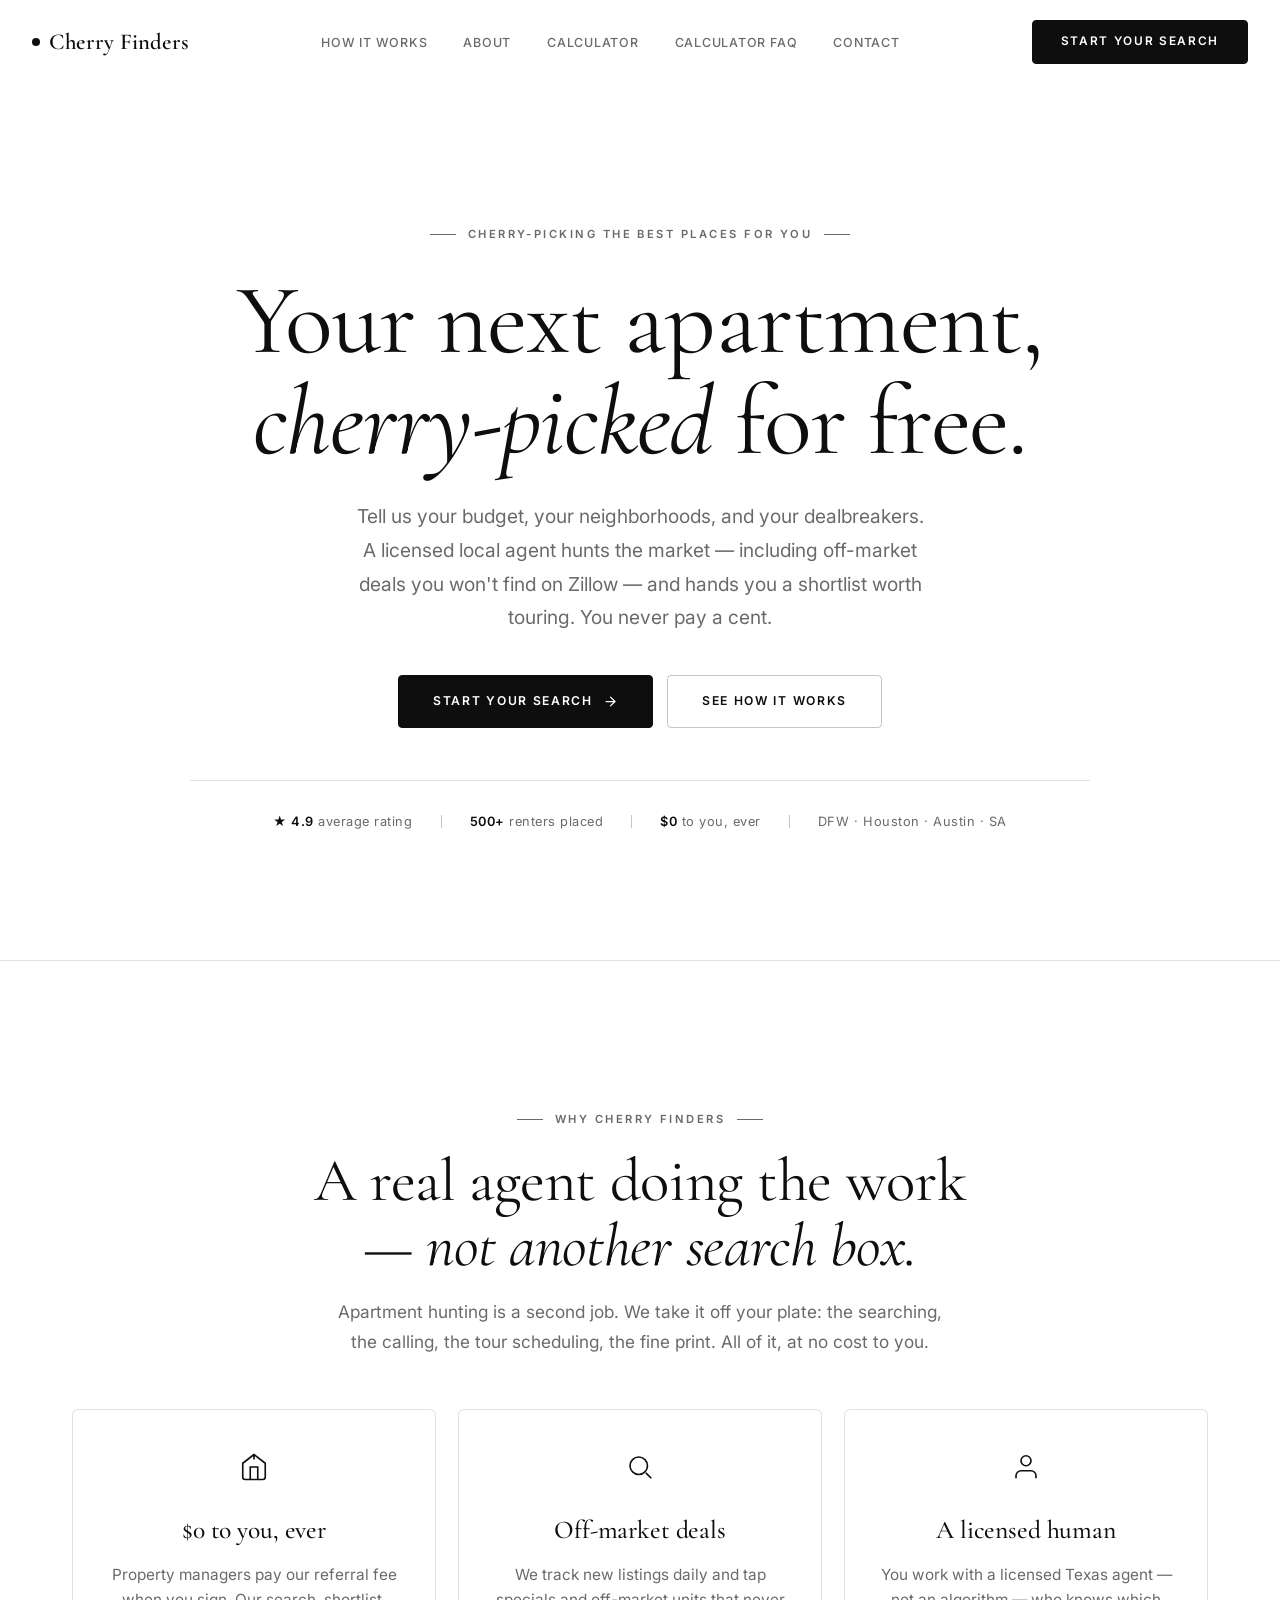
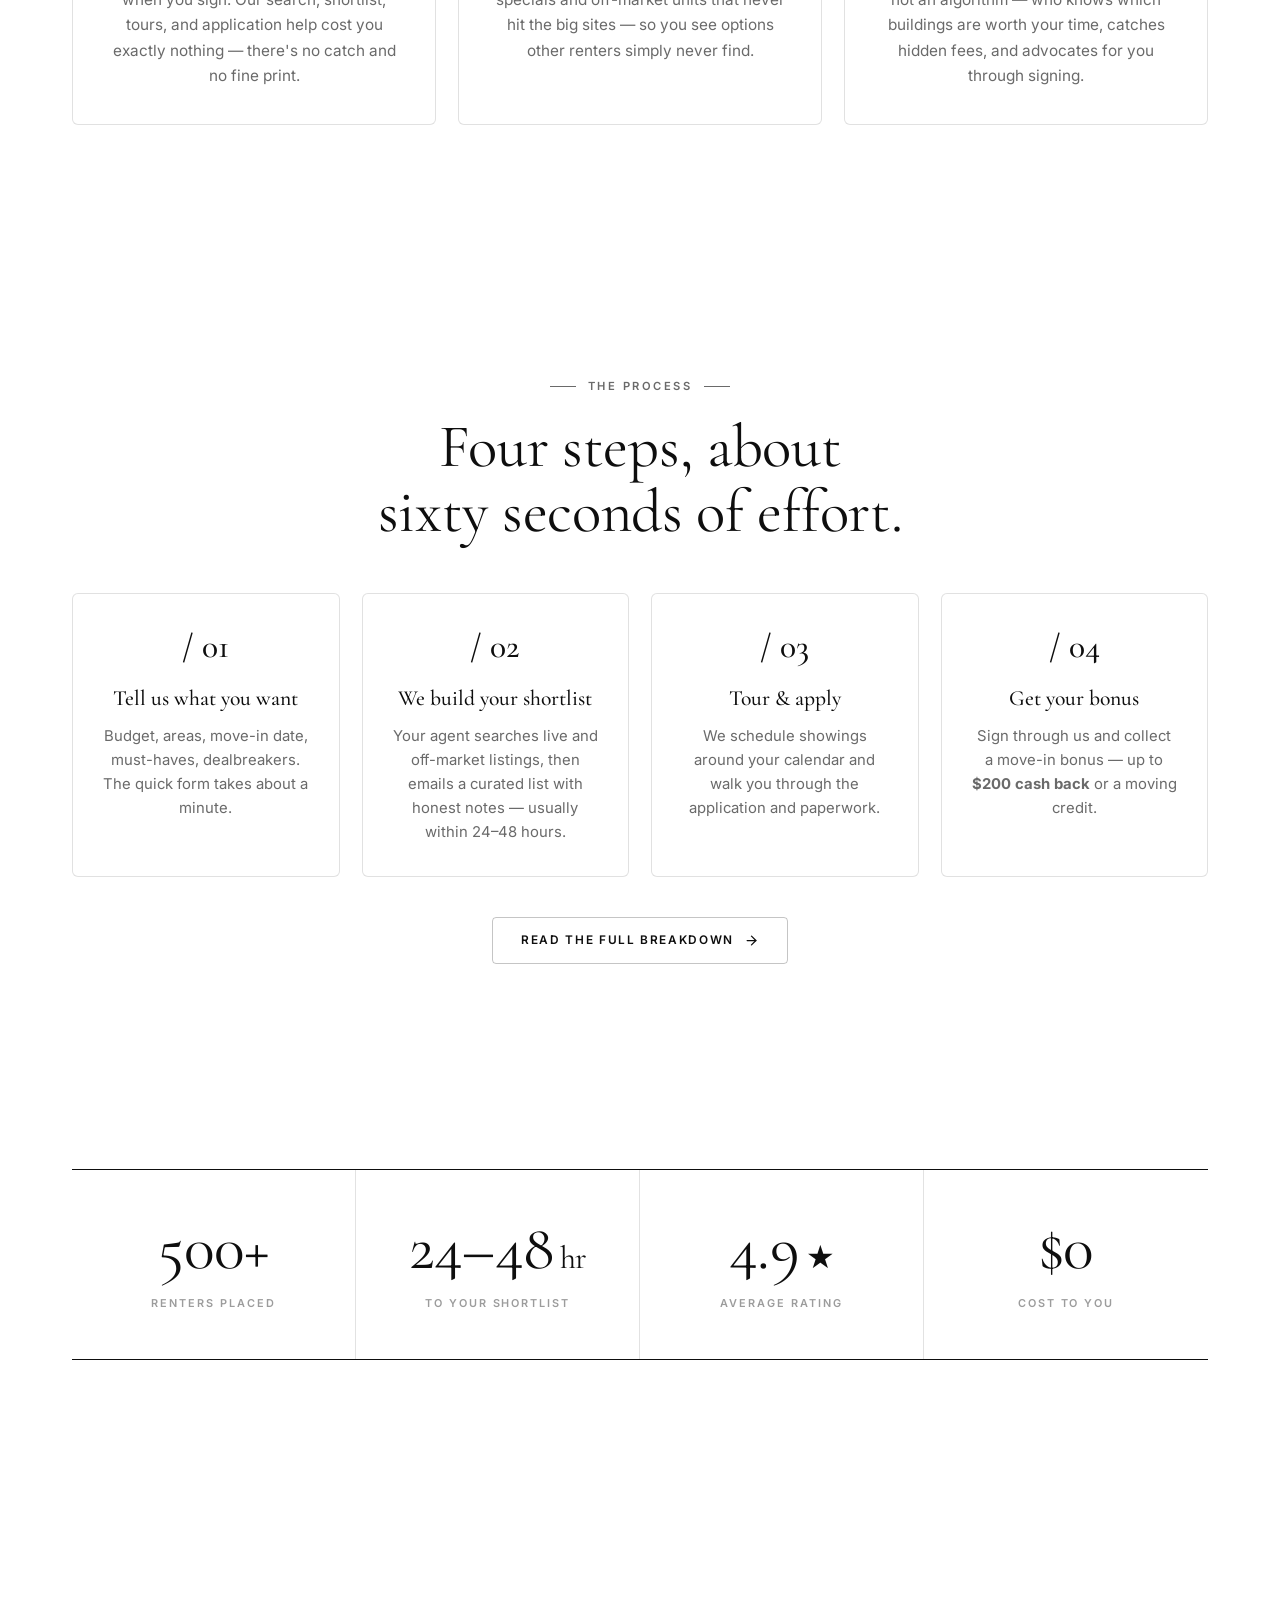
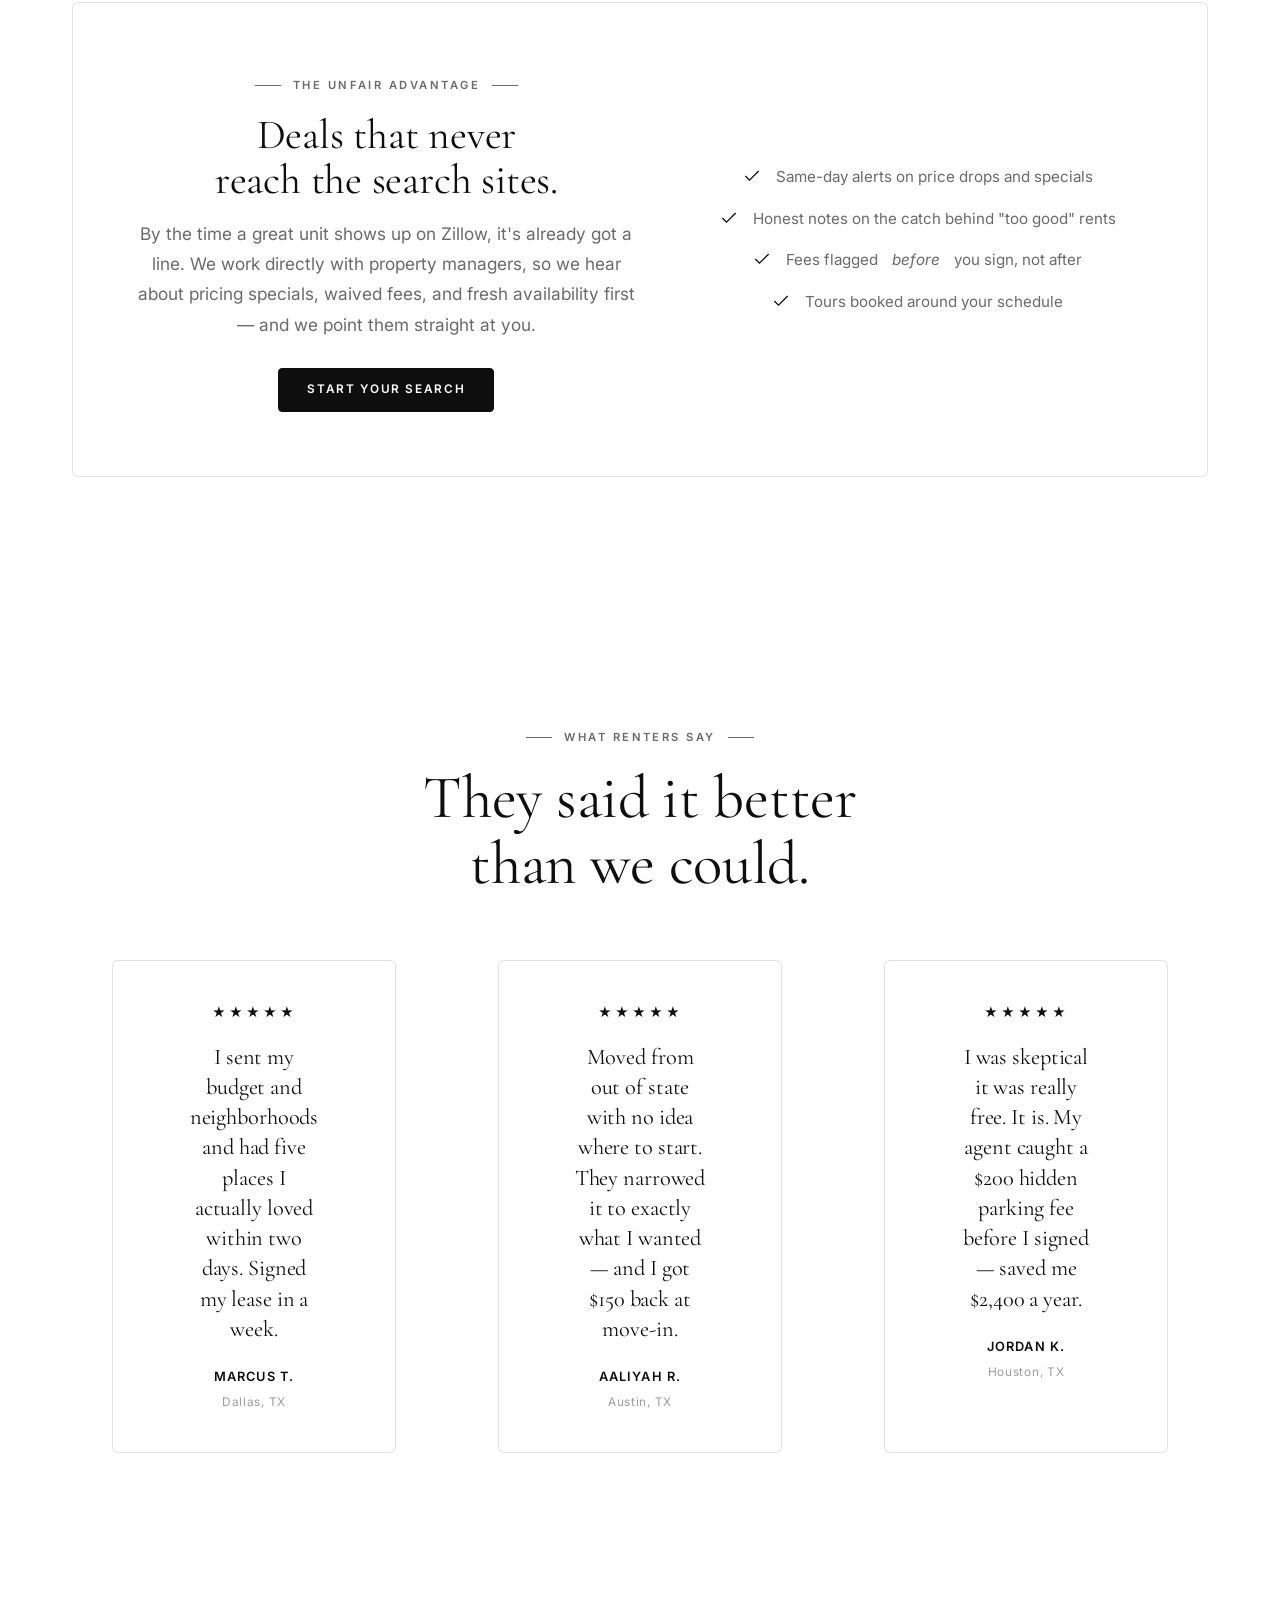
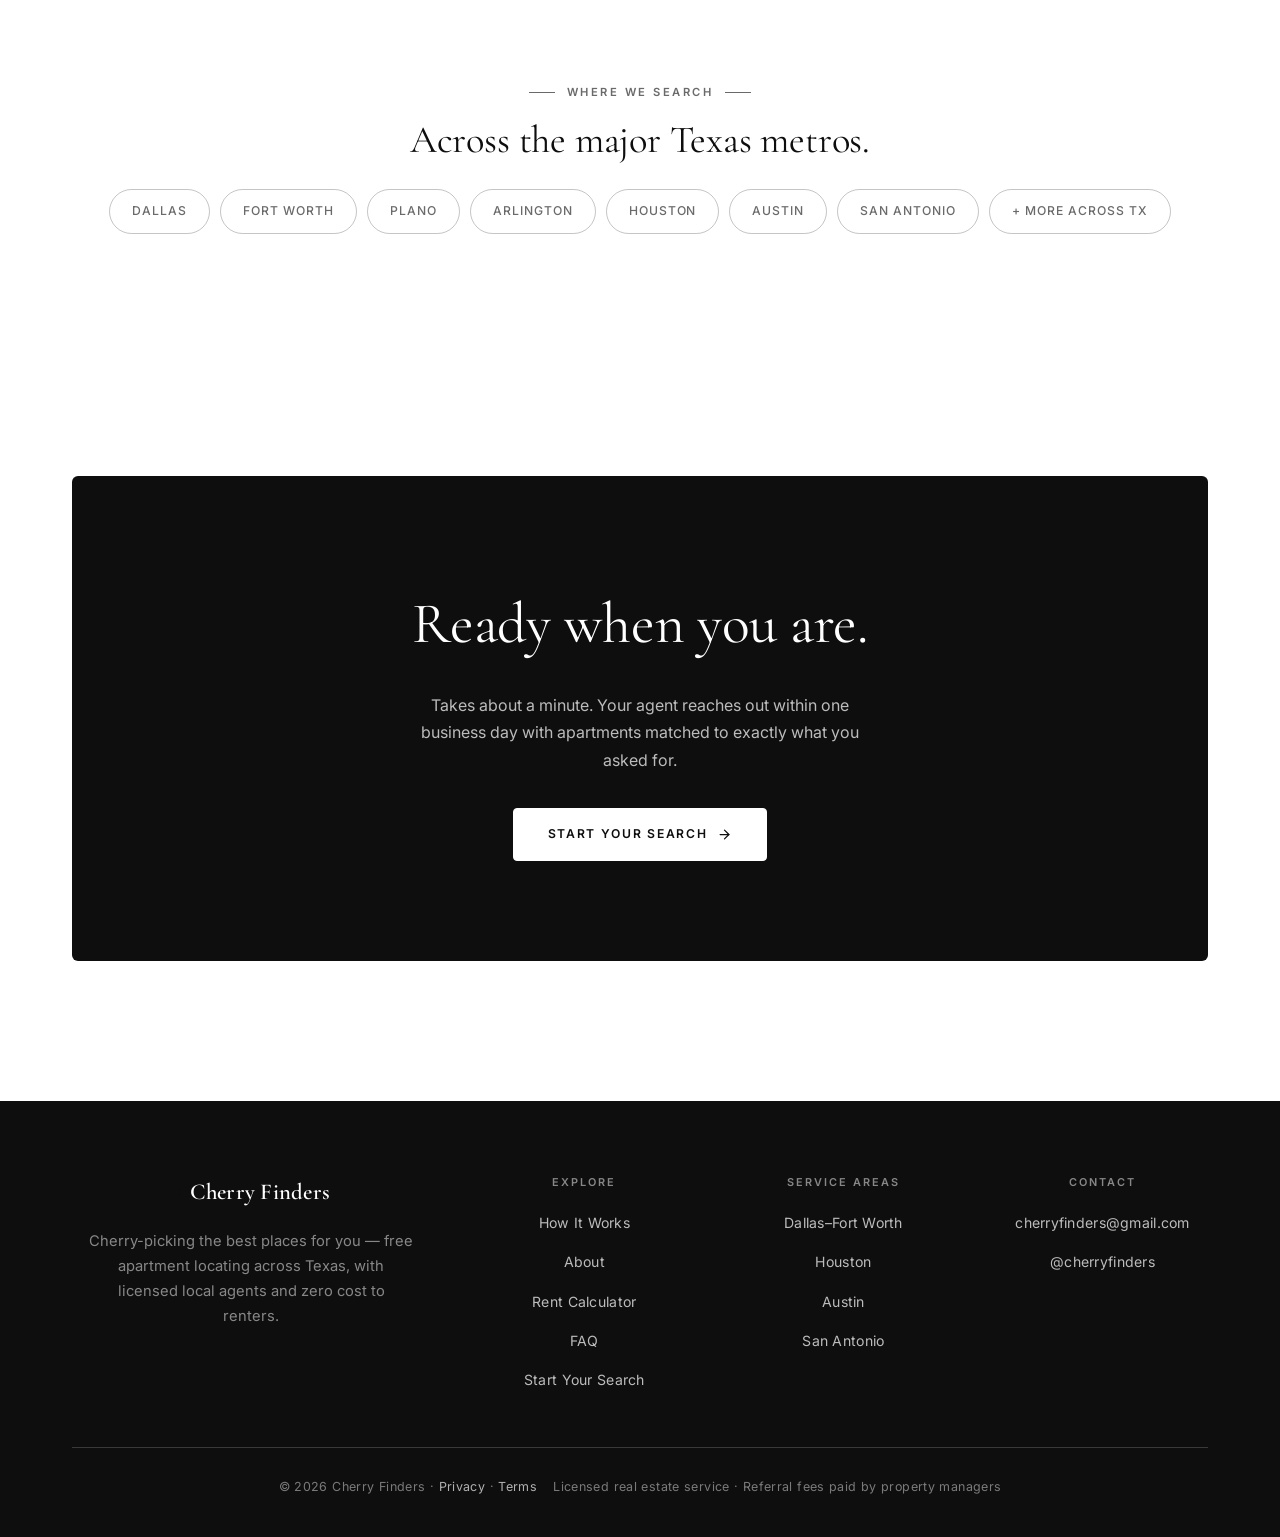
<file: index.html>
<!doctype html>
<html lang="en">
<head>
<meta charset="utf-8">
<meta name="viewport" content="width=device-width, initial-scale=1, viewport-fit=cover">
<meta name="description" content="Cherry Finders — free apartment locating across Texas. Licensed local agents hunt off-market deals, build your shortlist, and get you a move-in bonus. Zero cost to you.">
<meta name="theme-color" content="#FFFFFF">
<meta property="og:title" content="Cherry Finders — Free Apartment Locating in Texas">
<meta property="og:description" content="Tell us your budget and must-haves. A licensed local agent cherry-picks your next apartment — for free.">
<meta property="og:type" content="website">
<meta property="og:url" content="https://cherryfinders.com">
<title>Cherry Finders</title>
<link rel="icon" href="data:image/svg+xml,%3Csvg xmlns='http://www.w3.org/2000/svg' viewBox='0 0 32 32'%3E%3Crect width='32' height='32' rx='7' fill='%230E0E0E'/%3E%3Ccircle cx='16' cy='19' r='7' fill='%23FFFFFF'/%3E%3Cpath d='M16 12 C18 6, 23 5, 26 6' stroke='%23FFFFFF' stroke-width='2' fill='none' stroke-linecap='round'/%3E%3C/svg%3E">
<link rel="preconnect" href="https://fonts.googleapis.com">
<link rel="preconnect" href="https://fonts.gstatic.com" crossorigin>
<link rel="stylesheet" href="https://fonts.googleapis.com/css2?family=Cormorant+Garamond:ital,wght@0,300;0,400;0,500;0,600;1,300;1,400;1,500&family=Inter:wght@400;500;600;700&display=swap">
<link rel="stylesheet" href="style.css?v=5">
</head>
<body>

<!-- NAV -->
<nav class="nav">
  <a class="brand" href="index.html"><span class="brand-dot"></span>Cherry Finders</a>
  <ul class="nav-links">
    <li><a href="how-it-works.html">How It Works</a></li>
    <li><a href="about.html">About</a></li>
    <li><a href="rent-calculator.html">Calculator</a></li>
    <li><a href="rent-calculator.html">Calculator</a>
  <a href="faq.html">FAQ</a></li>
    <li><a href="contact.html">Contact</a></li>
  </ul>
  <div class="nav-right">
    <a class="btn btn-cherry" href="search.html">Start Your Search</a>
    <button class="nav-toggle" aria-label="Open menu" aria-expanded="false" aria-controls="mobileMenu"><span></span></button>
  </div>
</nav>
<div class="mobile-menu" id="mobileMenu">
  <a href="how-it-works.html">How It Works</a>
  <a href="about.html">About</a>
  <a href="faq.html">FAQ</a>
  <a href="contact.html">Contact</a>
  <a class="btn btn-cherry" href="search.html">Start Your Search</a>
</div>

<!-- HERO -->
<header class="hero">
  <div class="hero-grid" aria-hidden="true"></div>
  <div class="hero-blob" aria-hidden="true"></div>
  <div class="wrap">
    <div class="hero-inner">
      <span class="eyebrow">Cherry-picking the best places for you</span>
      <h1>Your next apartment,<br><span class="grad">cherry-picked</span> for free.</h1>
      <p class="lead">Tell us your budget, your neighborhoods, and your dealbreakers. A licensed local agent hunts the market — including off-market deals you won't find on Zillow — and hands you a shortlist worth touring. You never pay a cent.</p>
      <div class="hero-actions">
        <a class="btn btn-cherry btn-lg" href="search.html">
          Start Your Search
          <svg viewBox="0 0 24 24" fill="none" stroke="currentColor" stroke-width="2" stroke-linecap="round" stroke-linejoin="round"><line x1="5" y1="12" x2="19" y2="12"/><polyline points="12 5 19 12 12 19"/></svg>
        </a>
        <a class="btn btn-ghost btn-lg" href="how-it-works.html">See how it works</a>
      </div>
      <div class="trust-row">
        <span><span class="star">★</span> <b>4.9</b> average rating</span>
        <span class="trust-sep"></span>
        <span><b>500+</b> renters placed</span>
        <span class="trust-sep"></span>
        <span><b>$0</b> to you, ever</span>
        <span class="trust-sep"></span>
        <span>DFW · Houston · Austin · SA</span>
      </div>
    </div>
  </div>
</header>

<!-- VALUE PROPS -->
<section class="section">
  <div class="wrap">
    <div class="sec-head reveal">
      <span class="eyebrow">Why Cherry Finders</span>
      <h2 class="h2">A real agent doing the work — <span class="grad">not another search box.</span></h2>
      <p class="lead">Apartment hunting is a second job. We take it off your plate: the searching, the calling, the tour scheduling, the fine print. All of it, at no cost to you.</p>
    </div>

    <div class="grid grid-3" style="margin-top:52px">
      <article class="feature reveal">
        <div class="feat-icon">
          <svg viewBox="0 0 24 24"><path d="M12 2v4M12 2 3 9v11a2 2 0 0 0 2 2h14a2 2 0 0 0 2-2V9z"/><path d="M9 22V12h6v10"/></svg>
        </div>
        <h3>$0 to you, ever</h3>
        <p>Property managers pay our referral fee when you sign. Our search, shortlist, tours, and application help cost you exactly nothing — there's no catch and no fine print.</p>
      </article>
      <article class="feature reveal reveal-d1">
        <div class="feat-icon">
          <svg viewBox="0 0 24 24"><circle cx="11" cy="11" r="7"/><line x1="21" y1="21" x2="16.65" y2="16.65"/></svg>
        </div>
        <h3>Off-market deals</h3>
        <p>We track new listings daily and tap specials and off-market units that never hit the big sites — so you see options other renters simply never find.</p>
      </article>
      <article class="feature reveal reveal-d2">
        <div class="feat-icon">
          <svg viewBox="0 0 24 24"><path d="M20 21v-2a4 4 0 0 0-4-4H8a4 4 0 0 0-4 4v2"/><circle cx="12" cy="7" r="4"/></svg>
        </div>
        <h3>A licensed human</h3>
        <p>You work with a licensed Texas agent — not an algorithm — who knows which buildings are worth your time, catches hidden fees, and advocates for you through signing.</p>
      </article>
    </div>
  </div>
</section>

<!-- HOW IT WORKS PREVIEW -->
<section class="section section--tight">
  <div class="wrap">
    <div class="sec-head reveal">
      <span class="eyebrow">The process</span>
      <h2 class="h2">Four steps, about sixty seconds of effort.</h2>
    </div>

    <div class="steps" style="margin-top:48px">
      <div class="step reveal">
        <div class="step-n">/ 01</div>
        <h3>Tell us what you want</h3>
        <p>Budget, areas, move-in date, must-haves, dealbreakers. The quick form takes about a minute.</p>
      </div>
      <div class="step reveal reveal-d1">
        <div class="step-n">/ 02</div>
        <h3>We build your shortlist</h3>
        <p>Your agent searches live and off-market listings, then emails a curated list with honest notes — usually within 24–48 hours.</p>
      </div>
      <div class="step reveal reveal-d2">
        <div class="step-n">/ 03</div>
        <h3>Tour &amp; apply</h3>
        <p>We schedule showings around your calendar and walk you through the application and paperwork.</p>
      </div>
      <div class="step reveal reveal-d3">
        <div class="step-n">/ 04</div>
        <h3>Get your bonus</h3>
        <p>Sign through us and collect a move-in bonus — up to <b>$200 cash back</b> or a moving credit.</p>
      </div>
    </div>

    <div style="margin-top:40px" class="reveal">
      <a class="btn btn-ghost" href="how-it-works.html">Read the full breakdown
        <svg viewBox="0 0 24 24" fill="none" stroke="currentColor" stroke-width="2" stroke-linecap="round" stroke-linejoin="round"><line x1="5" y1="12" x2="19" y2="12"/><polyline points="12 5 19 12 12 19"/></svg>
      </a>
    </div>
  </div>
</section>

<!-- STATS -->
<section class="section section--tight">
  <div class="wrap">
    <div class="stats reveal">
      <div class="stat">
        <div class="stat-num"><span class="grad">500+</span></div>
        <div class="stat-label">Renters placed</div>
      </div>
      <div class="stat">
        <div class="stat-num">24–48<span style="font-size:0.5em"> hr</span></div>
        <div class="stat-label">To your shortlist</div>
      </div>
      <div class="stat">
        <div class="stat-num">4.9<span style="font-size:0.5em"> ★</span></div>
        <div class="stat-label">Average rating</div>
      </div>
      <div class="stat">
        <div class="stat-num"><span class="grad">$0</span></div>
        <div class="stat-label">Cost to you</div>
      </div>
    </div>
  </div>
</section>

<!-- HIGHLIGHT -->
<section class="section">
  <div class="wrap">
    <div class="panel split reveal" style="padding:clamp(36px,5vw,64px)">
      <div>
        <span class="eyebrow">The unfair advantage</span>
        <h2 class="h2" style="font-size:clamp(1.8rem,3.4vw,2.6rem)">Deals that never reach the search sites.</h2>
        <p class="lead" style="margin-top:16px">By the time a great unit shows up on Zillow, it's already got a line. We work directly with property managers, so we hear about pricing specials, waived fees, and fresh availability first — and we point them straight at you.</p>
        <div style="margin-top:28px">
          <a class="btn btn-cherry" href="search.html">Start Your Search</a>
        </div>
      </div>
      <ul class="form-checklist" style="margin:0">
        <li><svg viewBox="0 0 24 24"><polyline points="20 6 9 17 4 12"/></svg> Same-day alerts on price drops and specials</li>
        <li><svg viewBox="0 0 24 24"><polyline points="20 6 9 17 4 12"/></svg> Honest notes on the catch behind "too good" rents</li>
        <li><svg viewBox="0 0 24 24"><polyline points="20 6 9 17 4 12"/></svg> Fees flagged <em>before</em> you sign, not after</li>
        <li><svg viewBox="0 0 24 24"><polyline points="20 6 9 17 4 12"/></svg> Tours booked around your schedule</li>
      </ul>
    </div>
  </div>
</section>

<!-- TESTIMONIALS -->
<section class="section section--tight">
  <div class="wrap">
    <div class="sec-head reveal">
      <span class="eyebrow">What renters say</span>
      <h2 class="h2">They said it better than we could.</h2>
    </div>
    <div class="quotes" style="margin-top:48px">
      <figure class="quote reveal">
        <div class="stars" aria-hidden="true">★★★★★</div>
        <blockquote><p>I sent my budget and neighborhoods and had five places I actually loved within two days. Signed my lease in a week.</p></blockquote>
        <figcaption><div class="who">Marcus T.</div><div class="where">Dallas, TX</div></figcaption>
      </figure>
      <figure class="quote reveal reveal-d1">
        <div class="stars" aria-hidden="true">★★★★★</div>
        <blockquote><p>Moved from out of state with no idea where to start. They narrowed it to exactly what I wanted — and I got $150 back at move-in.</p></blockquote>
        <figcaption><div class="who">Aaliyah R.</div><div class="where">Austin, TX</div></figcaption>
      </figure>
      <figure class="quote reveal reveal-d2">
        <div class="stars" aria-hidden="true">★★★★★</div>
        <blockquote><p>I was skeptical it was really free. It is. My agent caught a $200 hidden parking fee before I signed — saved me $2,400 a year.</p></blockquote>
        <figcaption><div class="who">Jordan K.</div><div class="where">Houston, TX</div></figcaption>
      </figure>
    </div>
  </div>
</section>

<!-- SERVICE AREAS -->
<section class="section section--tight">
  <div class="wrap">
    <div class="sec-head reveal">
      <span class="eyebrow">Where we search</span>
      <h2 class="h2" style="font-size:clamp(1.7rem,3.2vw,2.4rem)">Across the major Texas metros.</h2>
    </div>
    <div class="pills reveal" style="margin-top:28px">
      <span class="pill">Dallas</span>
      <span class="pill">Fort Worth</span>
      <span class="pill">Plano</span>
      <span class="pill">Arlington</span>
      <span class="pill">Houston</span>
      <span class="pill">Austin</span>
      <span class="pill">San Antonio</span>
      <span class="pill">+ more across TX</span>
    </div>
  </div>
</section>

<!-- CTA BAND -->
<section class="section">
  <div class="wrap">
    <div class="cta-band reveal">
      <h2>Ready when you are.</h2>
      <p>Takes about a minute. Your agent reaches out within one business day with apartments matched to exactly what you asked for.</p>
      <a class="btn btn-cherry btn-lg" href="search.html">
        Start Your Search
        <svg viewBox="0 0 24 24" fill="none" stroke="currentColor" stroke-width="2" stroke-linecap="round" stroke-linejoin="round"><line x1="5" y1="12" x2="19" y2="12"/><polyline points="12 5 19 12 12 19"/></svg>
      </a>
    </div>
  </div>
</section>

<!-- FOOTER -->
<footer class="footer">
  <div class="wrap">
    <div class="footer-grid">
      <div>
        <a class="footer-brand" href="index.html"><span class="brand-dot"></span>Cherry Finders</a>
        <p class="footer-tag">Cherry-picking the best places for you — free apartment locating across Texas, with licensed local agents and zero cost to renters.</p>
      </div>
      <div>
        <div class="foot-label">Explore</div>
        <ul class="foot-links">
          <li><a href="how-it-works.html">How It Works</a></li>
          <li><a href="about.html">About</a></li>
          <li><a href="rent-calculator.html">Rent Calculator</a></li>
          <li><a href="faq.html">FAQ</a></li>
          <li><a href="search.html">Start Your Search</a></li>
        </ul>
      </div>
      <div>
        <div class="foot-label">Service Areas</div>
        <ul class="foot-links">
          <li><a href="search.html">Dallas–Fort Worth</a></li>
          <li><a href="search.html">Houston</a></li>
          <li><a href="search.html">Austin</a></li>
          <li><a href="search.html">San Antonio</a></li>
        </ul>
      </div>
      <div>
        <div class="foot-label">Contact</div>
        <ul class="foot-links">
          <li><a href="mailto:cherryfinders@gmail.com">cherryfinders@gmail.com</a></li>
          <li><a href="https://instagram.com/cherryfinders" target="_blank" rel="noopener">@cherryfinders</a></li>
        </ul>
      </div>
    </div>
    <div class="footer-bottom">
      <p>© <span data-year>2026</span> Cherry Finders · <a href="contact.html">Privacy</a> · <a href="contact.html">Terms</a></p>
      <p>Licensed real estate service · Referral fees paid by property managers</p>
    </div>
  </div>
</footer>

<script src="main.js?v=5"></script>
</body>
</html>
</file>
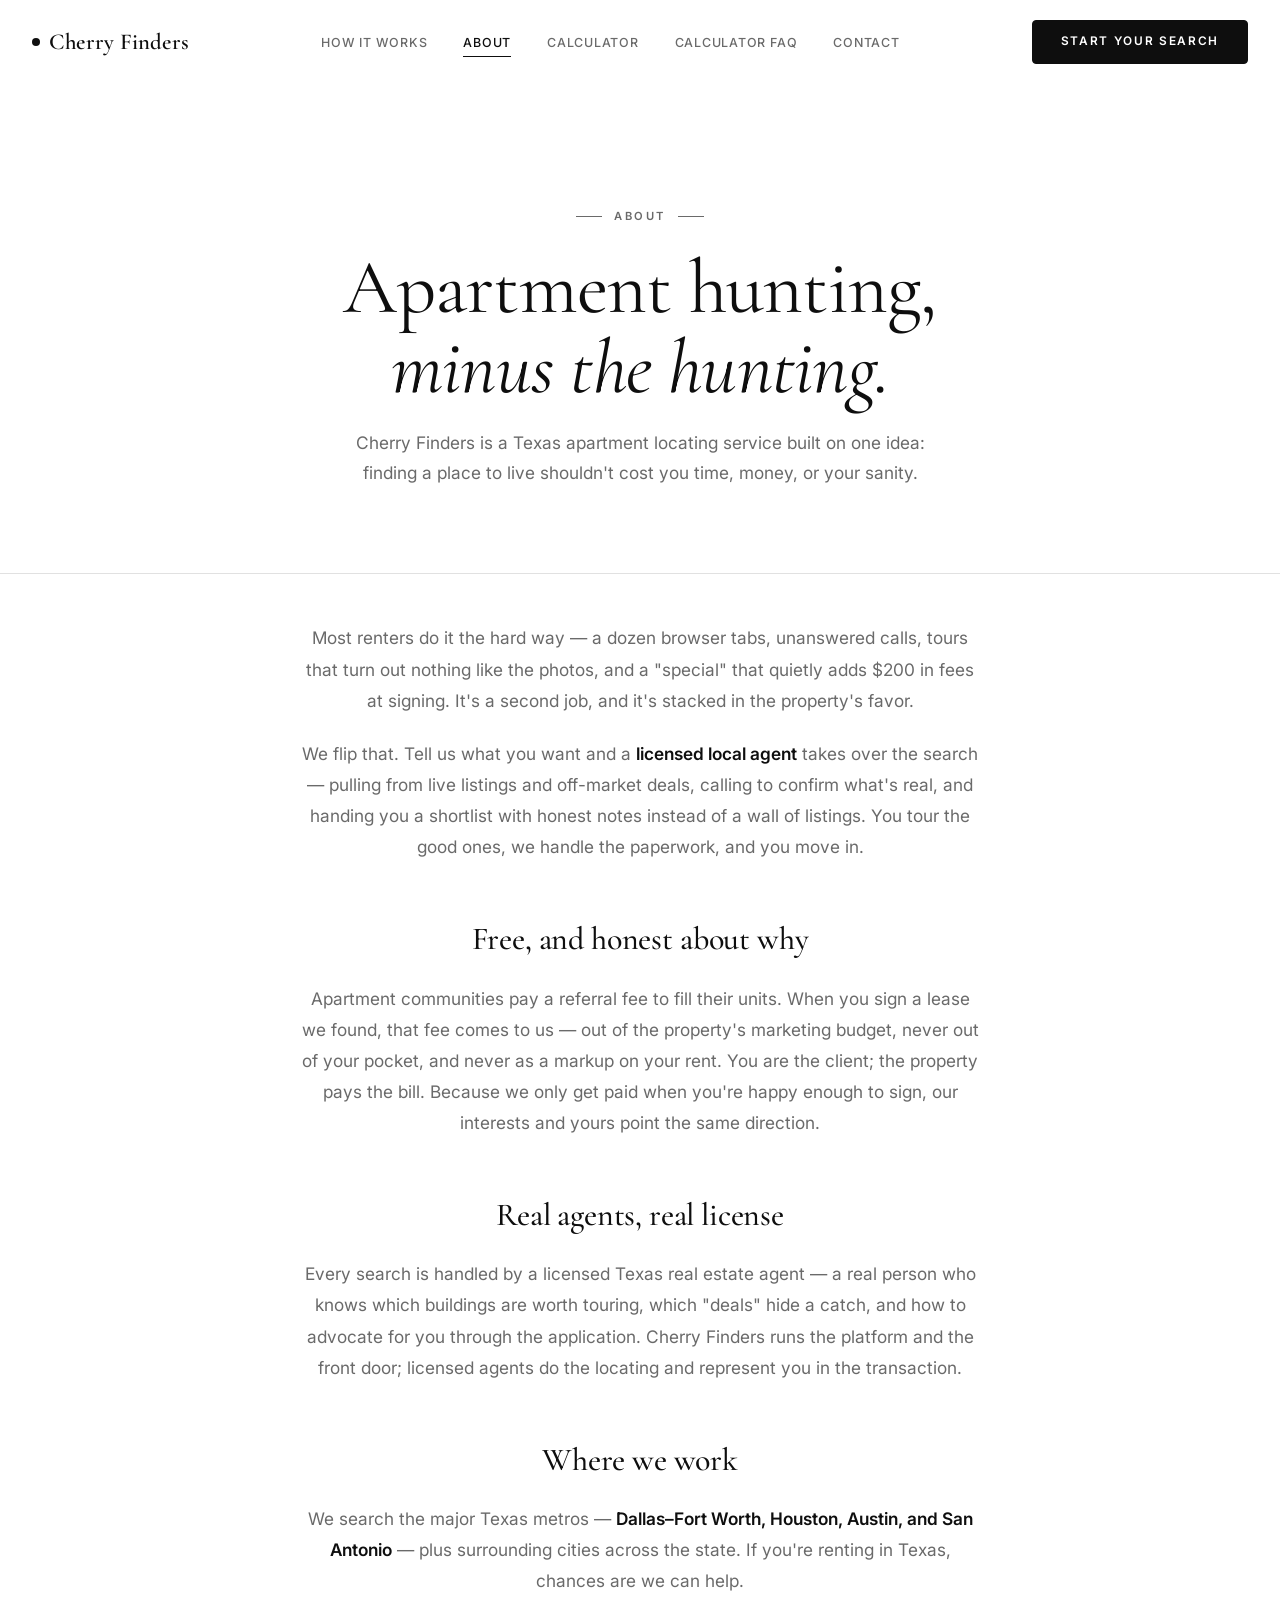
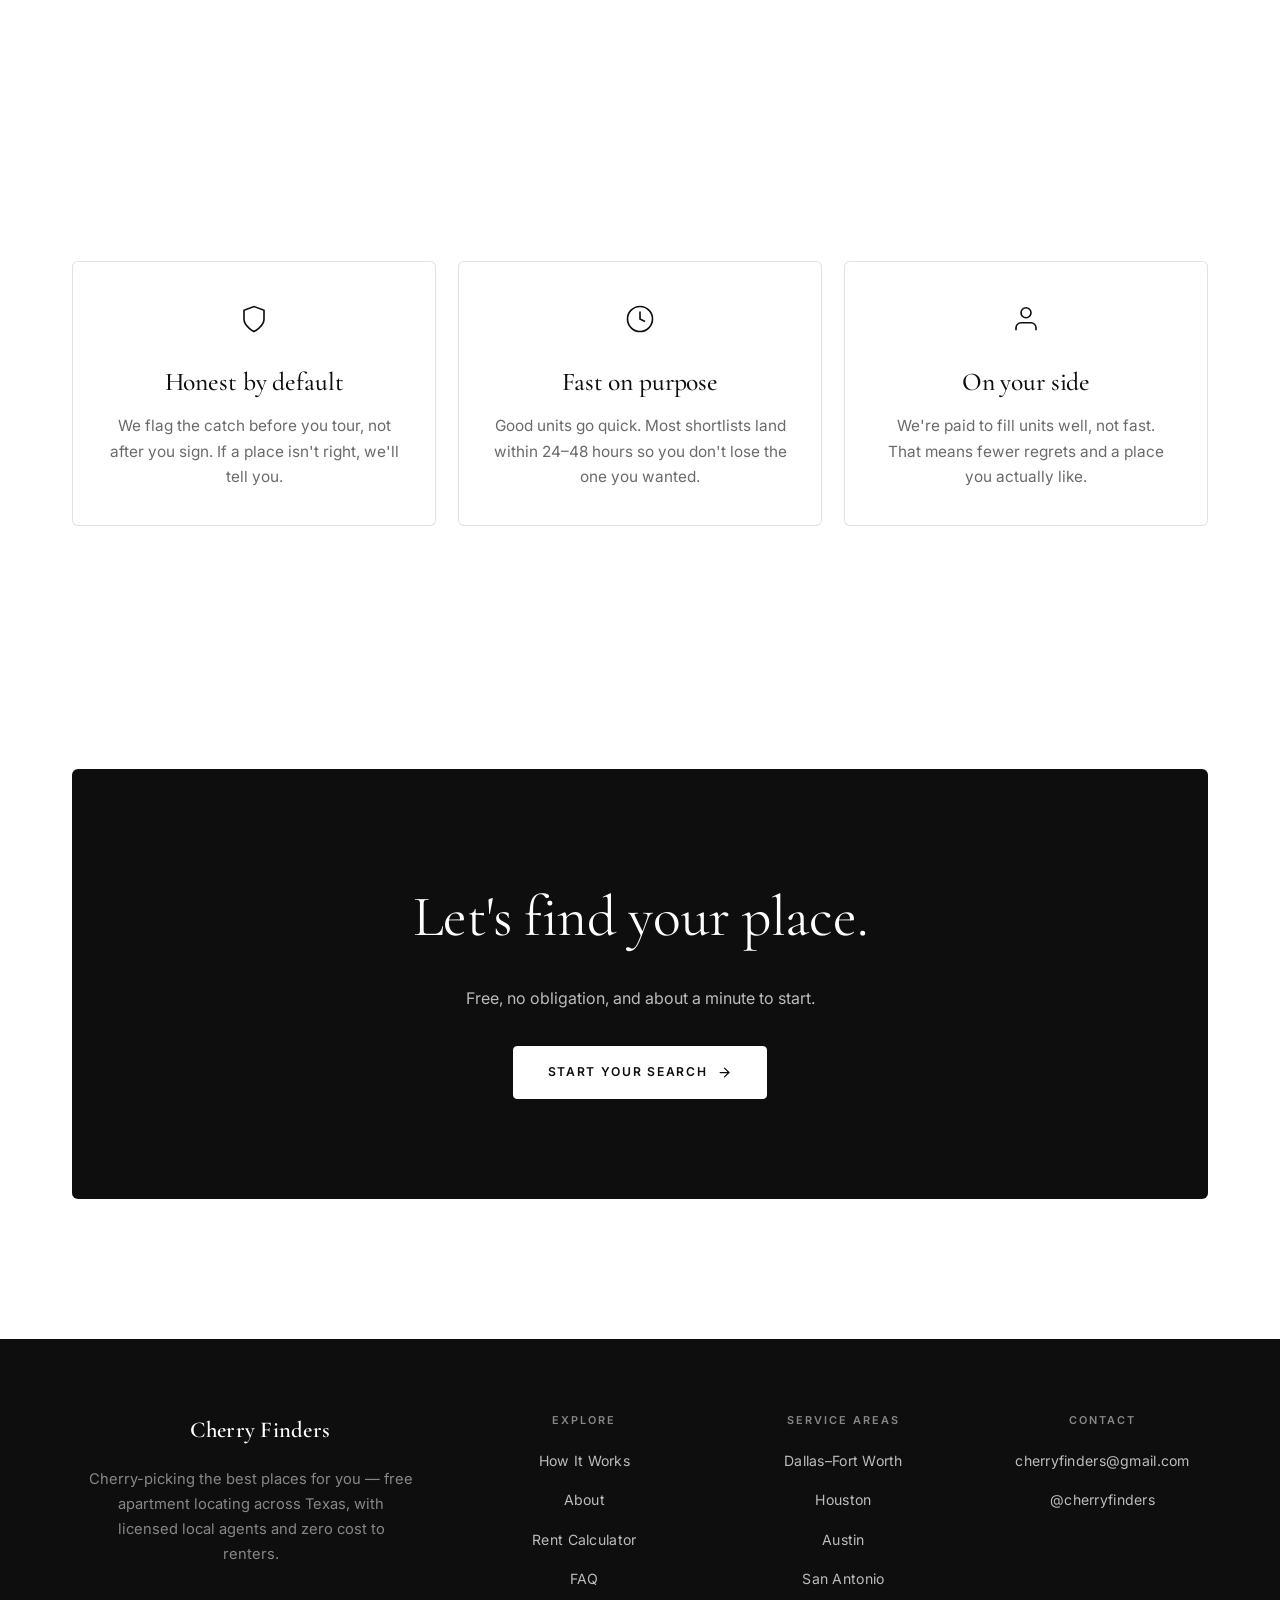
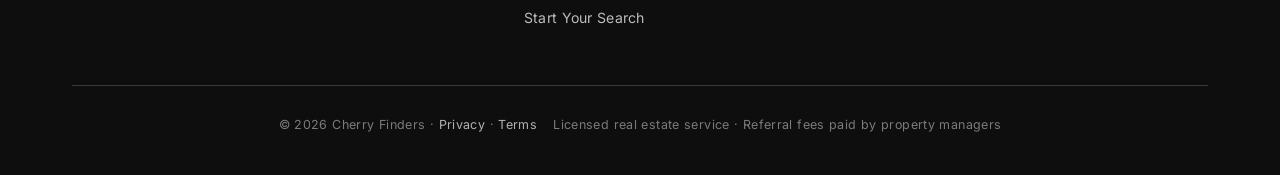
<file: about.html>
<!doctype html>
<html lang="en">
<head>
<meta charset="utf-8">
<meta name="viewport" content="width=device-width, initial-scale=1, viewport-fit=cover">
<meta name="description" content="About Cherry Finders — a Texas apartment locating service pairing renters with licensed local agents. Free to you, honest by design.">
<meta name="theme-color" content="#FFFFFF">
<title>About</title>
<link rel="icon" href="data:image/svg+xml,%3Csvg xmlns='http://www.w3.org/2000/svg' viewBox='0 0 32 32'%3E%3Crect width='32' height='32' rx='7' fill='%230E0E0E'/%3E%3Ccircle cx='16' cy='19' r='7' fill='%23FFFFFF'/%3E%3Cpath d='M16 12 C18 6, 23 5, 26 6' stroke='%23FFFFFF' stroke-width='2' fill='none' stroke-linecap='round'/%3E%3C/svg%3E">
<link rel="preconnect" href="https://fonts.googleapis.com">
<link rel="preconnect" href="https://fonts.gstatic.com" crossorigin>
<link rel="stylesheet" href="https://fonts.googleapis.com/css2?family=Cormorant+Garamond:ital,wght@0,300;0,400;0,500;0,600;1,300;1,400;1,500&family=Inter:wght@400;500;600;700&display=swap">
<link rel="stylesheet" href="style.css?v=5">
</head>
<body>

<nav class="nav">
  <a class="brand" href="index.html"><span class="brand-dot"></span>Cherry Finders</a>
  <ul class="nav-links">
    <li><a href="how-it-works.html">How It Works</a></li>
    <li><a href="about.html" aria-current="page">About</a></li>
    <li><a href="rent-calculator.html">Calculator</a></li>
    <li><a href="rent-calculator.html">Calculator</a>
  <a href="faq.html">FAQ</a></li>
    <li><a href="contact.html">Contact</a></li>
  </ul>
  <div class="nav-right">
    <a class="btn btn-cherry" href="search.html">Start Your Search</a>
    <button class="nav-toggle" aria-label="Open menu" aria-expanded="false" aria-controls="mobileMenu"><span></span></button>
  </div>
</nav>
<div class="mobile-menu" id="mobileMenu">
  <a href="how-it-works.html">How It Works</a>
  <a href="about.html">About</a>
  <a href="faq.html">FAQ</a>
  <a href="contact.html">Contact</a>
  <a class="btn btn-cherry" href="search.html">Start Your Search</a>
</div>

<header class="page-head">
  <div class="hero-blob" aria-hidden="true"></div>
  <div class="wrap">
    <span class="eyebrow">About</span>
    <h1>Apartment hunting,<br><span class="grad">minus the hunting.</span></h1>
    <p class="lead">Cherry Finders is a Texas apartment locating service built on one idea: finding a place to live shouldn't cost you time, money, or your sanity.</p>
  </div>
</header>

<section class="section" style="padding-top:clamp(24px,4vw,48px)">
  <div class="wrap">
    <div class="prose reveal">
      <p>Most renters do it the hard way — a dozen browser tabs, unanswered calls, tours that turn out nothing like the photos, and a "special" that quietly adds $200 in fees at signing. It's a second job, and it's stacked in the property's favor.</p>
      <p>We flip that. Tell us what you want and a <strong>licensed local agent</strong> takes over the search — pulling from live listings and off-market deals, calling to confirm what's real, and handing you a shortlist with honest notes instead of a wall of listings. You tour the good ones, we handle the paperwork, and you move in.</p>

      <h2>Free, and honest about why</h2>
      <p>Apartment communities pay a referral fee to fill their units. When you sign a lease we found, that fee comes to us — out of the property's marketing budget, never out of your pocket, and never as a markup on your rent. You are the client; the property pays the bill. Because we only get paid when you're happy enough to sign, our interests and yours point the same direction.</p>

      <h2>Real agents, real license</h2>
      <p>Every search is handled by a licensed Texas real estate agent — a real person who knows which buildings are worth touring, which "deals" hide a catch, and how to advocate for you through the application. Cherry Finders runs the platform and the front door; licensed agents do the locating and represent you in the transaction.</p>

      <h2>Where we work</h2>
      <p>We search the major Texas metros — <strong>Dallas–Fort Worth, Houston, Austin, and San Antonio</strong> — plus surrounding cities across the state. If you're renting in Texas, chances are we can help.</p>
    </div>
  </div>
</section>

<!-- VALUES -->
<section class="section section--tight">
  <div class="wrap">
    <div class="grid grid-3 reveal">
      <article class="feature">
        <div class="feat-icon"><svg viewBox="0 0 24 24"><path d="M12 22s8-4 8-10V5l-8-3-8 3v7c0 6 8 10 8 10z"/></svg></div>
        <h3>Honest by default</h3>
        <p>We flag the catch before you tour, not after you sign. If a place isn't right, we'll tell you.</p>
      </article>
      <article class="feature reveal-d1">
        <div class="feat-icon"><svg viewBox="0 0 24 24"><circle cx="12" cy="12" r="10"/><polyline points="12 6 12 12 16 14"/></svg></div>
        <h3>Fast on purpose</h3>
        <p>Good units go quick. Most shortlists land within 24–48 hours so you don't lose the one you wanted.</p>
      </article>
      <article class="feature reveal-d2">
        <div class="feat-icon"><svg viewBox="0 0 24 24"><path d="M20 21v-2a4 4 0 0 0-4-4H8a4 4 0 0 0-4 4v2"/><circle cx="12" cy="7" r="4"/></svg></div>
        <h3>On your side</h3>
        <p>We're paid to fill units well, not fast. That means fewer regrets and a place you actually like.</p>
      </article>
    </div>
  </div>
</section>

<section class="section">
  <div class="wrap">
    <div class="cta-band reveal">
      <h2>Let's find your place.</h2>
      <p>Free, no obligation, and about a minute to start.</p>
      <a class="btn btn-cherry btn-lg" href="search.html">Start Your Search
        <svg viewBox="0 0 24 24" fill="none" stroke="currentColor" stroke-width="2" stroke-linecap="round" stroke-linejoin="round"><line x1="5" y1="12" x2="19" y2="12"/><polyline points="12 5 19 12 12 19"/></svg>
      </a>
    </div>
  </div>
</section>

<footer class="footer">
  <div class="wrap">
    <div class="footer-grid">
      <div>
        <a class="footer-brand" href="index.html"><span class="brand-dot"></span>Cherry Finders</a>
        <p class="footer-tag">Cherry-picking the best places for you — free apartment locating across Texas, with licensed local agents and zero cost to renters.</p>
      </div>
      <div>
        <div class="foot-label">Explore</div>
        <ul class="foot-links">
          <li><a href="how-it-works.html">How It Works</a></li>
          <li><a href="about.html">About</a></li>
          <li><a href="rent-calculator.html">Rent Calculator</a></li>
          <li><a href="faq.html">FAQ</a></li>
          <li><a href="search.html">Start Your Search</a></li>
        </ul>
      </div>
      <div>
        <div class="foot-label">Service Areas</div>
        <ul class="foot-links">
          <li><a href="search.html">Dallas–Fort Worth</a></li>
          <li><a href="search.html">Houston</a></li>
          <li><a href="search.html">Austin</a></li>
          <li><a href="search.html">San Antonio</a></li>
        </ul>
      </div>
      <div>
        <div class="foot-label">Contact</div>
        <ul class="foot-links">
          <li><a href="mailto:cherryfinders@gmail.com">cherryfinders@gmail.com</a></li>
          <li><a href="https://instagram.com/cherryfinders" target="_blank" rel="noopener">@cherryfinders</a></li>
        </ul>
      </div>
    </div>
    <div class="footer-bottom">
      <p>© <span data-year>2026</span> Cherry Finders · <a href="contact.html">Privacy</a> · <a href="contact.html">Terms</a></p>
      <p>Licensed real estate service · Referral fees paid by property managers</p>
    </div>
  </div>
</footer>

<script src="main.js?v=5"></script>
</body>
</html>
</file>
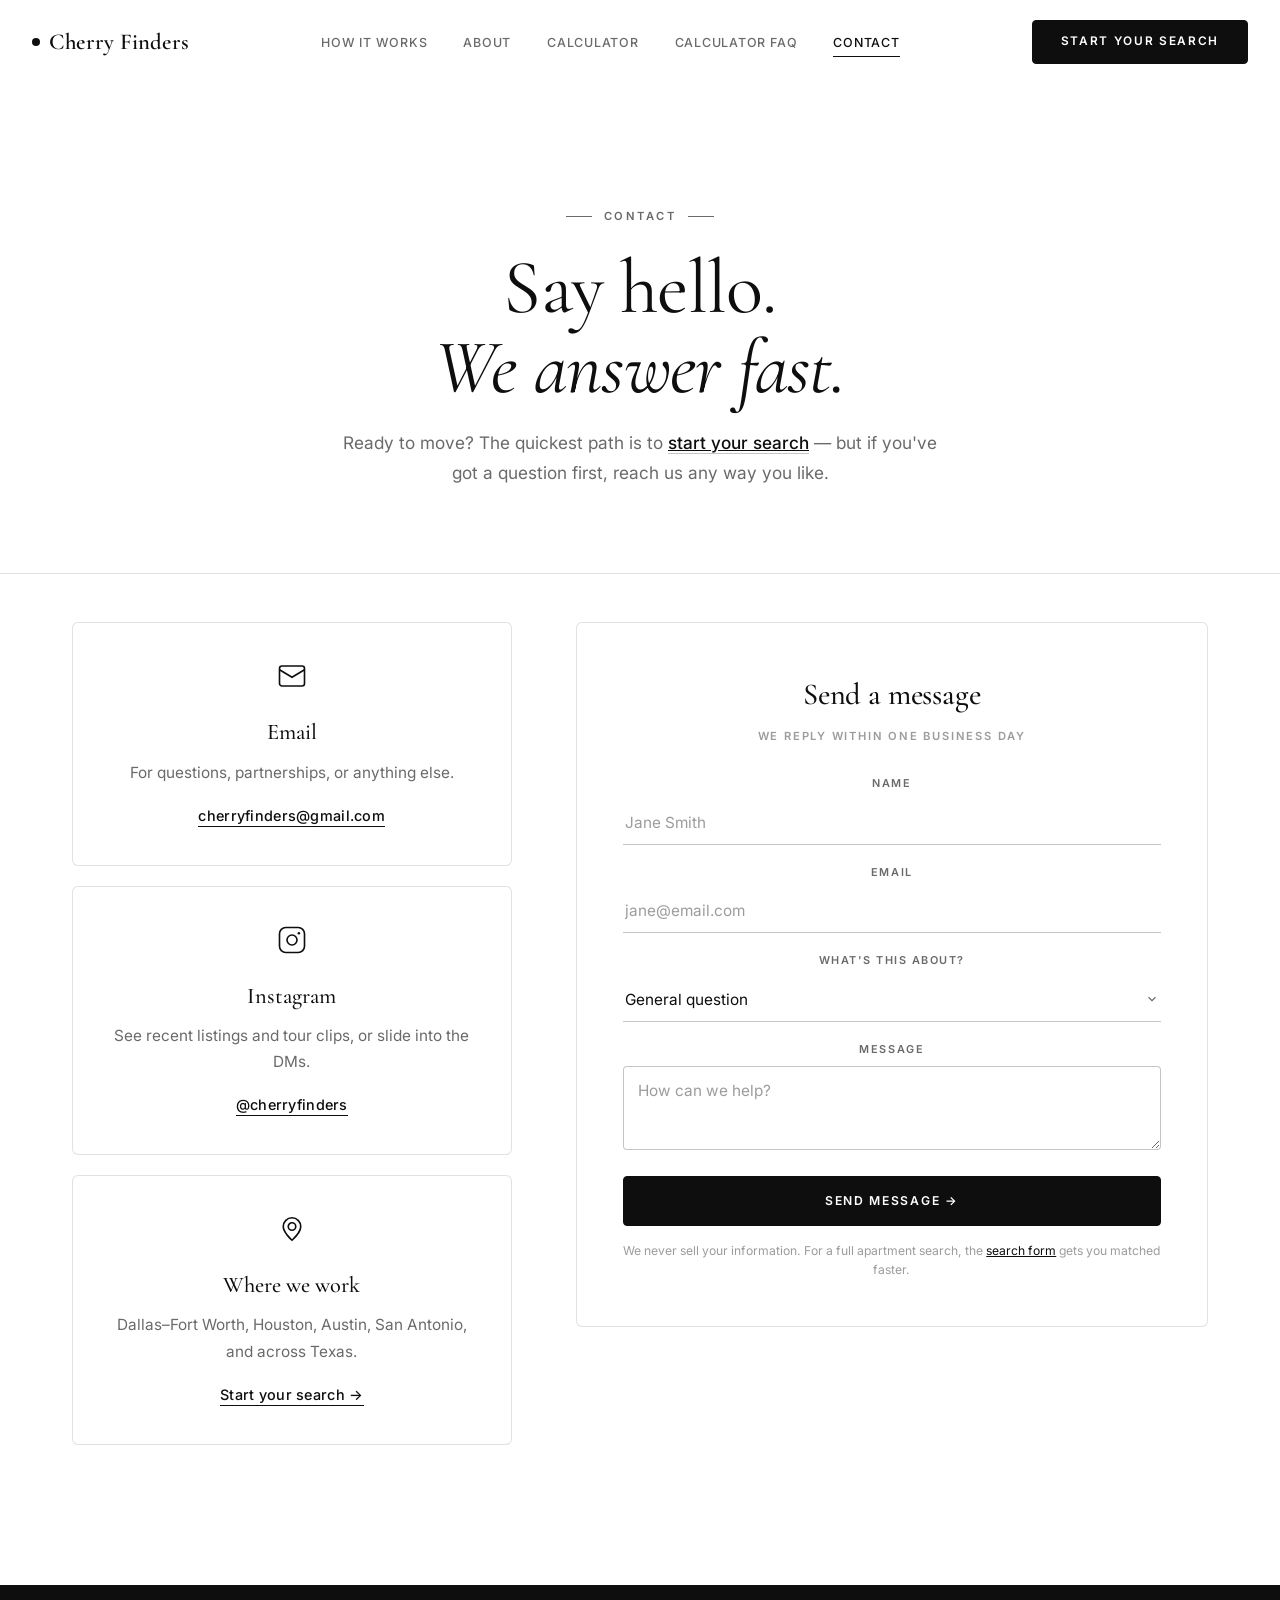
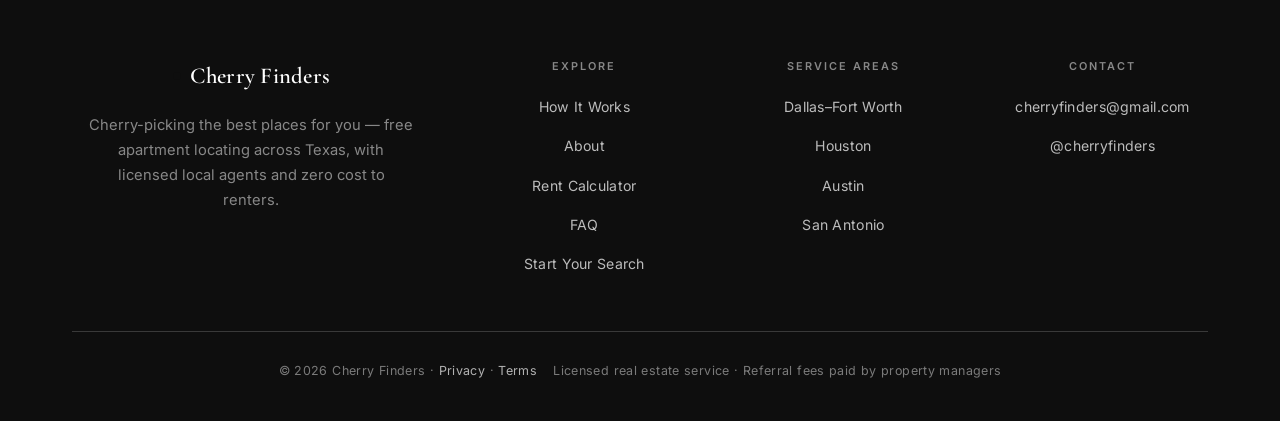
<file: contact.html>
<!doctype html>
<html lang="en">
<head>
<meta charset="utf-8">
<meta name="viewport" content="width=device-width, initial-scale=1, viewport-fit=cover">
<meta name="description" content="Contact Cherry Finders — email, Instagram, or send a message. Ready to move? Start your free search and a licensed Texas agent will reach out.">
<meta name="theme-color" content="#FFFFFF">
<title>Contact</title>
<link rel="icon" href="data:image/svg+xml,%3Csvg xmlns='http://www.w3.org/2000/svg' viewBox='0 0 32 32'%3E%3Crect width='32' height='32' rx='7' fill='%230E0E0E'/%3E%3Ccircle cx='16' cy='19' r='7' fill='%23FFFFFF'/%3E%3Cpath d='M16 12 C18 6, 23 5, 26 6' stroke='%23FFFFFF' stroke-width='2' fill='none' stroke-linecap='round'/%3E%3C/svg%3E">
<link rel="preconnect" href="https://fonts.googleapis.com">
<link rel="preconnect" href="https://fonts.gstatic.com" crossorigin>
<link rel="stylesheet" href="https://fonts.googleapis.com/css2?family=Cormorant+Garamond:ital,wght@0,300;0,400;0,500;0,600;1,300;1,400;1,500&family=Inter:wght@400;500;600;700&display=swap">
<link rel="stylesheet" href="style.css?v=5">
</head>
<body>

<nav class="nav">
  <a class="brand" href="index.html"><span class="brand-dot"></span>Cherry Finders</a>
  <ul class="nav-links">
    <li><a href="how-it-works.html">How It Works</a></li>
    <li><a href="about.html">About</a></li>
    <li><a href="rent-calculator.html">Calculator</a></li>
    <li><a href="rent-calculator.html">Calculator</a>
  <a href="faq.html">FAQ</a></li>
    <li><a href="contact.html" aria-current="page">Contact</a></li>
  </ul>
  <div class="nav-right">
    <a class="btn btn-cherry" href="search.html">Start Your Search</a>
    <button class="nav-toggle" aria-label="Open menu" aria-expanded="false" aria-controls="mobileMenu"><span></span></button>
  </div>
</nav>
<div class="mobile-menu" id="mobileMenu">
  <a href="how-it-works.html">How It Works</a>
  <a href="about.html">About</a>
  <a href="faq.html">FAQ</a>
  <a href="contact.html">Contact</a>
  <a class="btn btn-cherry" href="search.html">Start Your Search</a>
</div>

<header class="page-head">
  <div class="hero-blob" aria-hidden="true"></div>
  <div class="wrap">
    <span class="eyebrow">Contact</span>
    <h1>Say hello.<br><span class="grad">We answer fast.</span></h1>
    <p class="lead">Ready to move? The quickest path is to <a href="search.html" style="color:var(--cherry-2)">start your search</a> — but if you've got a question first, reach us any way you like.</p>
  </div>
</header>

<section class="section" style="padding-top:clamp(24px,4vw,48px)">
  <div class="wrap">
    <div class="form-layout">

      <!-- Contact channels -->
      <aside class="reveal" style="display:flex; flex-direction:column; gap:20px">
        <div class="info-card">
          <div class="feat-icon"><svg viewBox="0 0 24 24"><rect x="2" y="4" width="20" height="16" rx="2"/><path d="m22 7-10 6L2 7"/></svg></div>
          <h3>Email</h3>
          <p>For questions, partnerships, or anything else.</p>
          <a class="link" href="mailto:cherryfinders@gmail.com">cherryfinders@gmail.com</a>
        </div>
        <div class="info-card">
          <div class="feat-icon"><svg viewBox="0 0 24 24"><rect x="2" y="2" width="20" height="20" rx="5"/><circle cx="12" cy="12" r="4"/><circle cx="17.5" cy="6.5" r="1" fill="currentColor" stroke="none"/></svg></div>
          <h3>Instagram</h3>
          <p>See recent listings and tour clips, or slide into the DMs.</p>
          <a class="link" href="https://instagram.com/cherryfinders" target="_blank" rel="noopener">@cherryfinders</a>
        </div>
        <div class="info-card">
          <div class="feat-icon"><svg viewBox="0 0 24 24"><circle cx="12" cy="10" r="3"/><path d="M12 21s-7-6.2-7-11a7 7 0 0 1 14 0c0 4.8-7 11-7 11z"/></svg></div>
          <h3>Where we work</h3>
          <p>Dallas–Fort Worth, Houston, Austin, San Antonio, and across Texas.</p>
          <a class="link" href="search.html">Start your search →</a>
        </div>
      </aside>

      <!-- Contact form -->
      <div class="panel form-card reveal reveal-d1">
        <h2>Send a message</h2>
        <div class="form-note">WE REPLY WITHIN ONE BUSINESS DAY</div>

        <!--
          ▸ MESSAGES EMAIL TO: cherryfinders@gmail.com (via FormSubmit.co — no account needed).
            First submission triggers a one-time "Activate" email to that inbox; click it once.
        -->
        <form id="contactForm" data-endpoint="https://formsubmit.co/ajax/cherryfinders@gmail.com" novalidate>
          <input type="hidden" name="_subject" value="New Cherry Finders contact message">
          <input type="hidden" name="_template" value="table">
          <input type="hidden" name="_captcha" value="false">
          <div class="hp" aria-hidden="true">
            <label>Leave this empty <input type="text" name="_honey" tabindex="-1" autocomplete="off"></label>
          </div>

          <div class="field">
            <label for="name">Name</label>
            <input id="name" name="Name" type="text" placeholder="Jane Smith" autocomplete="name" required>
          </div>
          <div class="field">
            <label for="cemail">Email</label>
            <input id="cemail" name="Email" type="email" placeholder="jane@email.com" autocomplete="email" required>
          </div>
          <div class="field">
            <label for="topic">What's this about?</label>
            <select id="topic" name="Topic">
              <option>General question</option>
              <option>Starting a search</option>
              <option>Partnership / property manager</option>
              <option>Something else</option>
            </select>
          </div>
          <div class="field">
            <label for="message">Message</label>
            <textarea id="message" name="Message" placeholder="How can we help?" required></textarea>
          </div>

          <button type="submit" class="btn btn-cherry btn-block btn-lg" style="margin-top:8px">Send message →</button>
          <p class="form-fine">We never sell your information. For a full apartment search, the <a href="search.html" style="color:var(--cherry-2)">search form</a> gets you matched faster.</p>
        </form>

        <div class="form-success" id="contactSuccess">
          <div class="success-badge"><svg viewBox="0 0 24 24"><polyline points="20 6 9 17 4 12"/></svg></div>
          <h3>Message sent.</h3>
          <p>Thanks for reaching out — we'll get back to you within one business day.</p>
        </div>
      </div>

    </div>
  </div>
</section>

<footer class="footer">
  <div class="wrap">
    <div class="footer-grid">
      <div>
        <a class="footer-brand" href="index.html"><span class="brand-dot"></span>Cherry Finders</a>
        <p class="footer-tag">Cherry-picking the best places for you — free apartment locating across Texas, with licensed local agents and zero cost to renters.</p>
      </div>
      <div>
        <div class="foot-label">Explore</div>
        <ul class="foot-links">
          <li><a href="how-it-works.html">How It Works</a></li>
          <li><a href="about.html">About</a></li>
          <li><a href="rent-calculator.html">Rent Calculator</a></li>
          <li><a href="faq.html">FAQ</a></li>
          <li><a href="search.html">Start Your Search</a></li>
        </ul>
      </div>
      <div>
        <div class="foot-label">Service Areas</div>
        <ul class="foot-links">
          <li><a href="search.html">Dallas–Fort Worth</a></li>
          <li><a href="search.html">Houston</a></li>
          <li><a href="search.html">Austin</a></li>
          <li><a href="search.html">San Antonio</a></li>
        </ul>
      </div>
      <div>
        <div class="foot-label">Contact</div>
        <ul class="foot-links">
          <li><a href="mailto:cherryfinders@gmail.com">cherryfinders@gmail.com</a></li>
          <li><a href="https://instagram.com/cherryfinders" target="_blank" rel="noopener">@cherryfinders</a></li>
        </ul>
      </div>
    </div>
    <div class="footer-bottom">
      <p>© <span data-year>2026</span> Cherry Finders · <a href="contact.html">Privacy</a> · <a href="contact.html">Terms</a></p>
      <p>Licensed real estate service · Referral fees paid by property managers</p>
    </div>
  </div>
</footer>

<script src="main.js?v=5"></script>
</body>
</html>
</file>
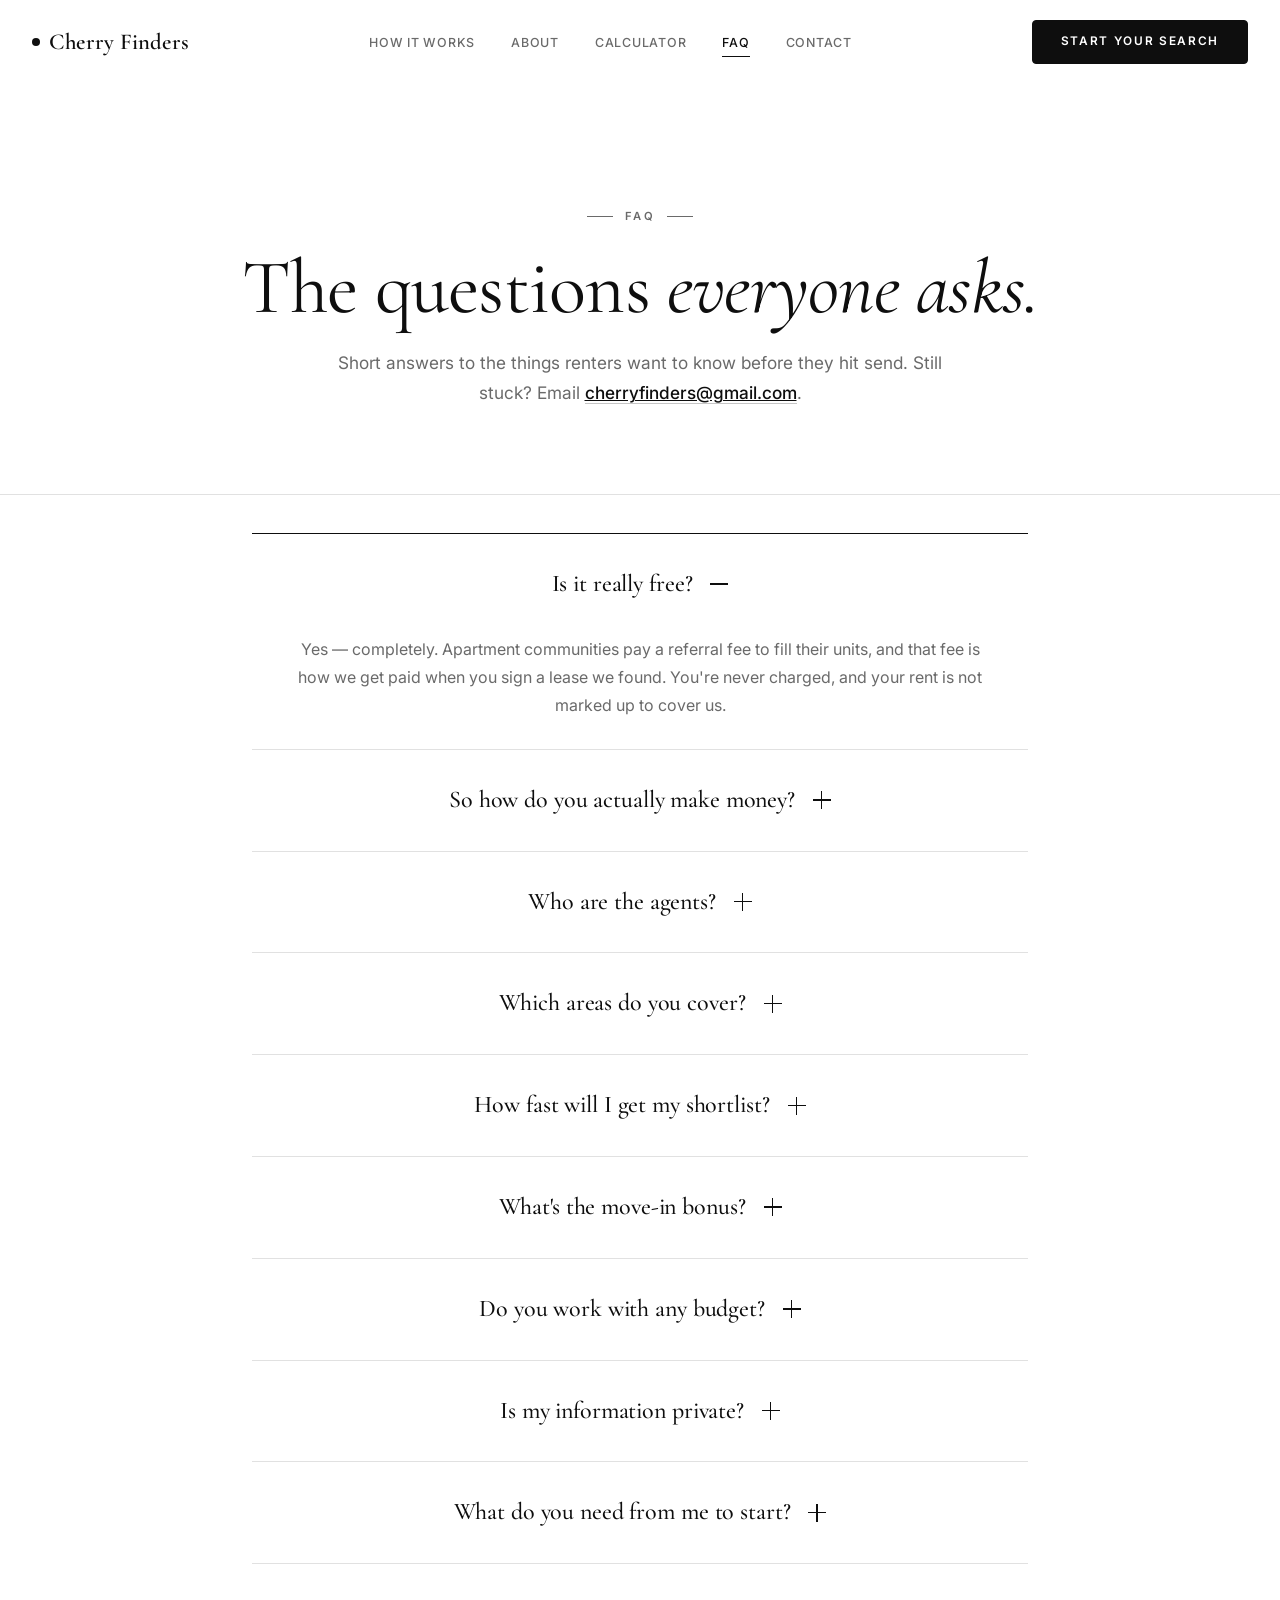
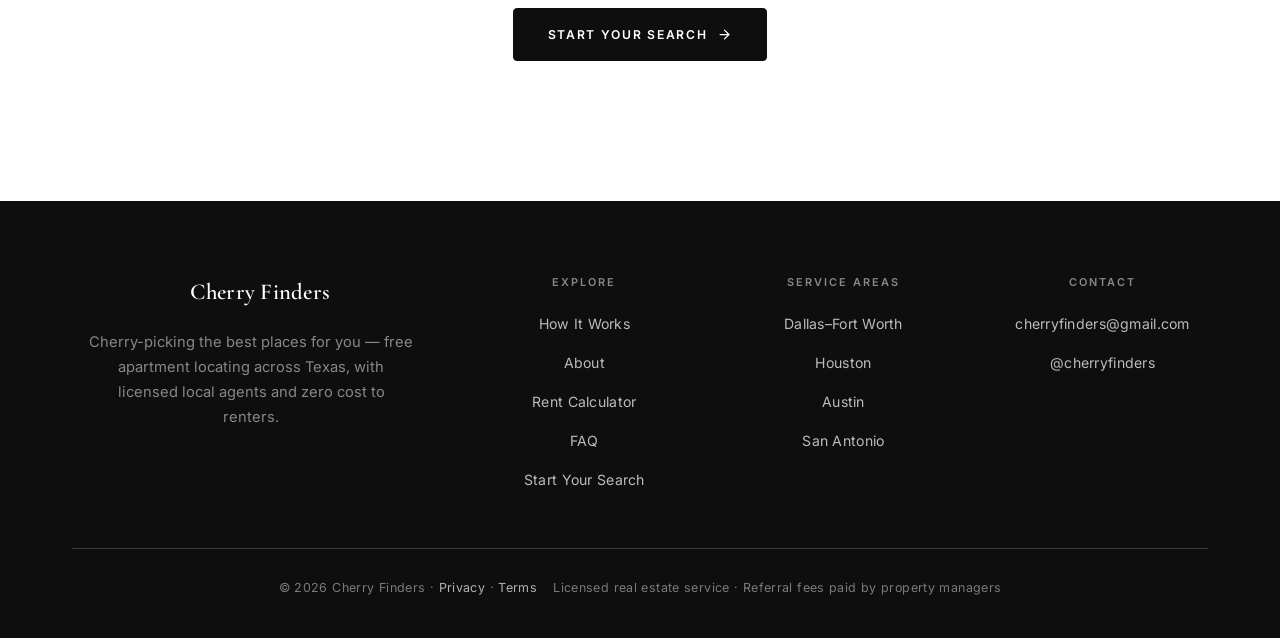
<file: faq.html>
<!doctype html>
<html lang="en">
<head>
<meta charset="utf-8">
<meta name="viewport" content="width=device-width, initial-scale=1, viewport-fit=cover">
<meta name="description" content="Cherry Finders FAQ — is it really free, how you get paid, who the agents are, service areas, timelines, move-in bonus, and privacy.">
<meta name="theme-color" content="#FFFFFF">
<title>FAQ</title>
<link rel="icon" href="data:image/svg+xml,%3Csvg xmlns='http://www.w3.org/2000/svg' viewBox='0 0 32 32'%3E%3Crect width='32' height='32' rx='7' fill='%230E0E0E'/%3E%3Ccircle cx='16' cy='19' r='7' fill='%23FFFFFF'/%3E%3Cpath d='M16 12 C18 6, 23 5, 26 6' stroke='%23FFFFFF' stroke-width='2' fill='none' stroke-linecap='round'/%3E%3C/svg%3E">
<link rel="preconnect" href="https://fonts.googleapis.com">
<link rel="preconnect" href="https://fonts.gstatic.com" crossorigin>
<link rel="stylesheet" href="https://fonts.googleapis.com/css2?family=Cormorant+Garamond:ital,wght@0,300;0,400;0,500;0,600;1,300;1,400;1,500&family=Inter:wght@400;500;600;700&display=swap">
<link rel="stylesheet" href="style.css?v=5">
</head>
<body>

<nav class="nav">
  <a class="brand" href="index.html"><span class="brand-dot"></span>Cherry Finders</a>
  <ul class="nav-links">
    <li><a href="how-it-works.html">How It Works</a></li>
    <li><a href="about.html">About</a></li>
    <li><a href="rent-calculator.html">Calculator</a></li>
    <li><a href="faq.html" aria-current="page">FAQ</a></li>
    <li><a href="contact.html">Contact</a></li>
  </ul>
  <div class="nav-right">
    <a class="btn btn-cherry" href="search.html">Start Your Search</a>
    <button class="nav-toggle" aria-label="Open menu" aria-expanded="false" aria-controls="mobileMenu"><span></span></button>
  </div>
</nav>
<div class="mobile-menu" id="mobileMenu">
  <a href="how-it-works.html">How It Works</a>
  <a href="about.html">About</a>
  <a href="rent-calculator.html">Calculator</a>
  <a href="faq.html">FAQ</a>
  <a href="contact.html">Contact</a>
  <a class="btn btn-cherry" href="search.html">Start Your Search</a>
</div>

<header class="page-head">
  <div class="hero-blob" aria-hidden="true"></div>
  <div class="wrap">
    <span class="eyebrow">FAQ</span>
    <h1>The questions <span class="grad">everyone asks.</span></h1>
    <p class="lead">Short answers to the things renters want to know before they hit send. Still stuck? Email <a href="mailto:cherryfinders@gmail.com" style="color:var(--cherry-2)">cherryfinders@gmail.com</a>.</p>
  </div>
</header>

<section class="section" style="padding-top:clamp(20px,3vw,40px)">
  <div class="wrap" style="max-width:840px">
    <div class="faq reveal">

      <details open>
        <summary>Is it really free?<span class="faq-icon" aria-hidden="true"></span></summary>
        <div class="faq-answer">Yes — completely. Apartment communities pay a referral fee to fill their units, and that fee is how we get paid when you sign a lease we found. You're never charged, and your rent is not marked up to cover us.</div>
      </details>

      <details>
        <summary>So how do you actually make money?<span class="faq-icon" aria-hidden="true"></span></summary>
        <div class="faq-answer">The property pays us a referral fee out of its marketing budget when you sign. It's the same fee they'd pay a listing site or any locator — we just do a far more personal job of it. No fee ever comes from you.</div>
      </details>

      <details>
        <summary>Who are the agents?<span class="faq-icon" aria-hidden="true"></span></summary>
        <div class="faq-answer">Licensed Texas real estate agents. You work with a real person who knows the local market, not a chatbot or a lead form that disappears. They represent you through the search, tours, and application.</div>
      </details>

      <details>
        <summary>Which areas do you cover?<span class="faq-icon" aria-hidden="true"></span></summary>
        <div class="faq-answer">The major Texas metros — Dallas–Fort Worth, Houston, Austin, and San Antonio — plus many surrounding cities. Not sure if we cover yours? Start your search or email us and we'll tell you straight.</div>
      </details>

      <details>
        <summary>How fast will I get my shortlist?<span class="faq-icon" aria-hidden="true"></span></summary>
        <div class="faq-answer">Usually within 24–48 hours of your request. Good units move quickly, so we move quickly — the sooner you send your criteria, the more of the best options are still available.</div>
      </details>

      <details>
        <summary>What's the move-in bonus?<span class="faq-icon" aria-hidden="true"></span></summary>
        <div class="faq-answer">When you sign a lease through us, you're eligible for a move-in bonus — up to $200 cash back or a moving credit, depending on the property. It's our thank-you, and it's on top of the free service.</div>
      </details>

      <details>
        <summary>Do you work with any budget?<span class="faq-icon" aria-hidden="true"></span></summary>
        <div class="faq-answer">We search across budgets, from first apartments to premium units. Tell us your range on the form and we'll work within it — no judgment, no upselling.</div>
      </details>

      <details>
        <summary>Is my information private?<span class="faq-icon" aria-hidden="true"></span></summary>
        <div class="faq-answer">Yes. Your details go straight to your agent so they can help you — we never sell your information, and we don't spam you. You'll hear from a person, about your search, and that's it.</div>
      </details>

      <details>
        <summary>What do you need from me to start?<span class="faq-icon" aria-hidden="true"></span></summary>
        <div class="faq-answer">Just the basics: your metro, budget, move-in timing, and a sense of your must-haves and dealbreakers. The more you share, the sharper the shortlist — but the quick form is enough to get moving.</div>
      </details>

    </div>

    <div style="margin-top:44px" class="reveal">
      <a class="btn btn-cherry btn-lg" href="search.html">Start Your Search
        <svg viewBox="0 0 24 24" fill="none" stroke="currentColor" stroke-width="2" stroke-linecap="round" stroke-linejoin="round"><line x1="5" y1="12" x2="19" y2="12"/><polyline points="12 5 19 12 12 19"/></svg>
      </a>
    </div>
  </div>
</section>

<footer class="footer">
  <div class="wrap">
    <div class="footer-grid">
      <div>
        <a class="footer-brand" href="index.html"><span class="brand-dot"></span>Cherry Finders</a>
        <p class="footer-tag">Cherry-picking the best places for you — free apartment locating across Texas, with licensed local agents and zero cost to renters.</p>
      </div>
      <div>
        <div class="foot-label">Explore</div>
        <ul class="foot-links">
          <li><a href="how-it-works.html">How It Works</a></li>
          <li><a href="about.html">About</a></li>
          <li><a href="rent-calculator.html">Rent Calculator</a></li>
          <li><a href="faq.html">FAQ</a></li>
          <li><a href="search.html">Start Your Search</a></li>
        </ul>
      </div>
      <div>
        <div class="foot-label">Service Areas</div>
        <ul class="foot-links">
          <li><a href="search.html">Dallas–Fort Worth</a></li>
          <li><a href="search.html">Houston</a></li>
          <li><a href="search.html">Austin</a></li>
          <li><a href="search.html">San Antonio</a></li>
        </ul>
      </div>
      <div>
        <div class="foot-label">Contact</div>
        <ul class="foot-links">
          <li><a href="mailto:cherryfinders@gmail.com">cherryfinders@gmail.com</a></li>
          <li><a href="https://instagram.com/cherryfinders" target="_blank" rel="noopener">@cherryfinders</a></li>
        </ul>
      </div>
    </div>
    <div class="footer-bottom">
      <p>© <span data-year>2026</span> Cherry Finders · <a href="contact.html">Privacy</a> · <a href="contact.html">Terms</a></p>
      <p>Licensed real estate service · Referral fees paid by property managers</p>
    </div>
  </div>
</footer>

<script src="main.js?v=5"></script>
</body>
</html>
</file>
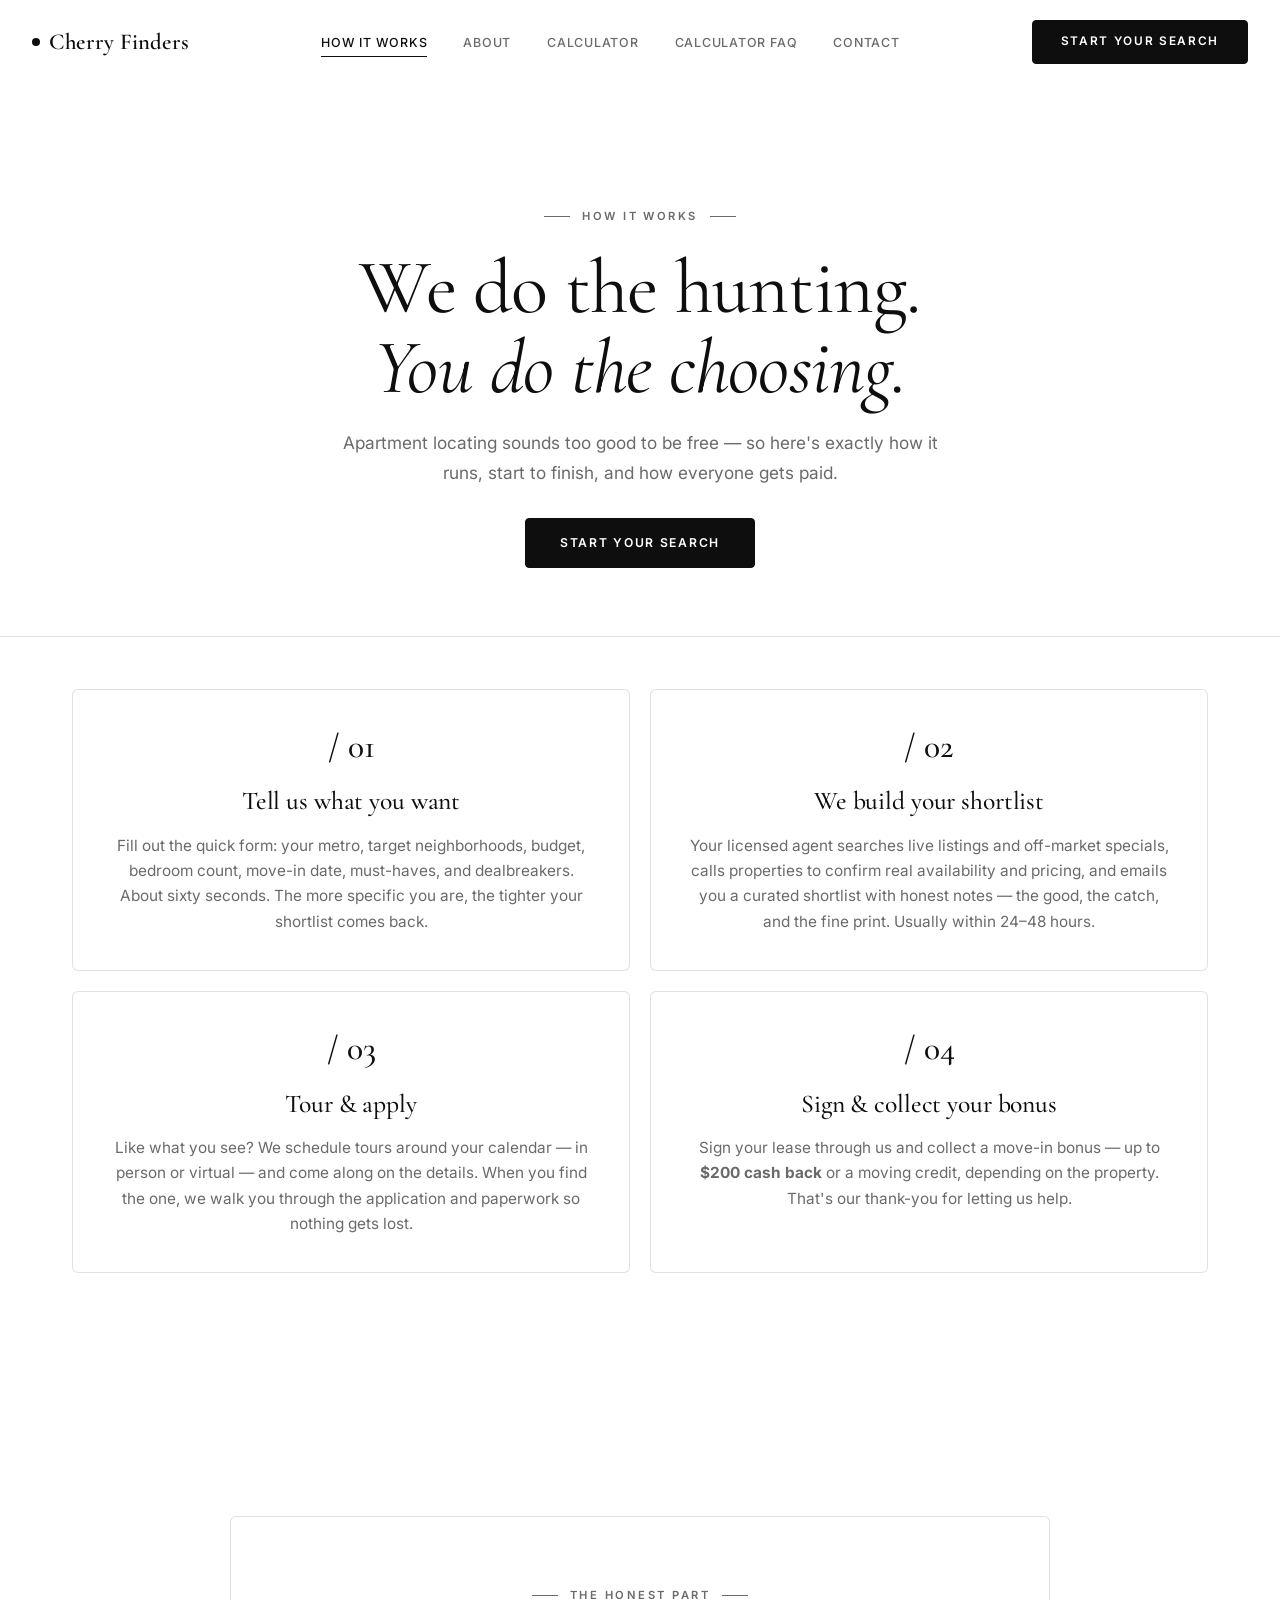
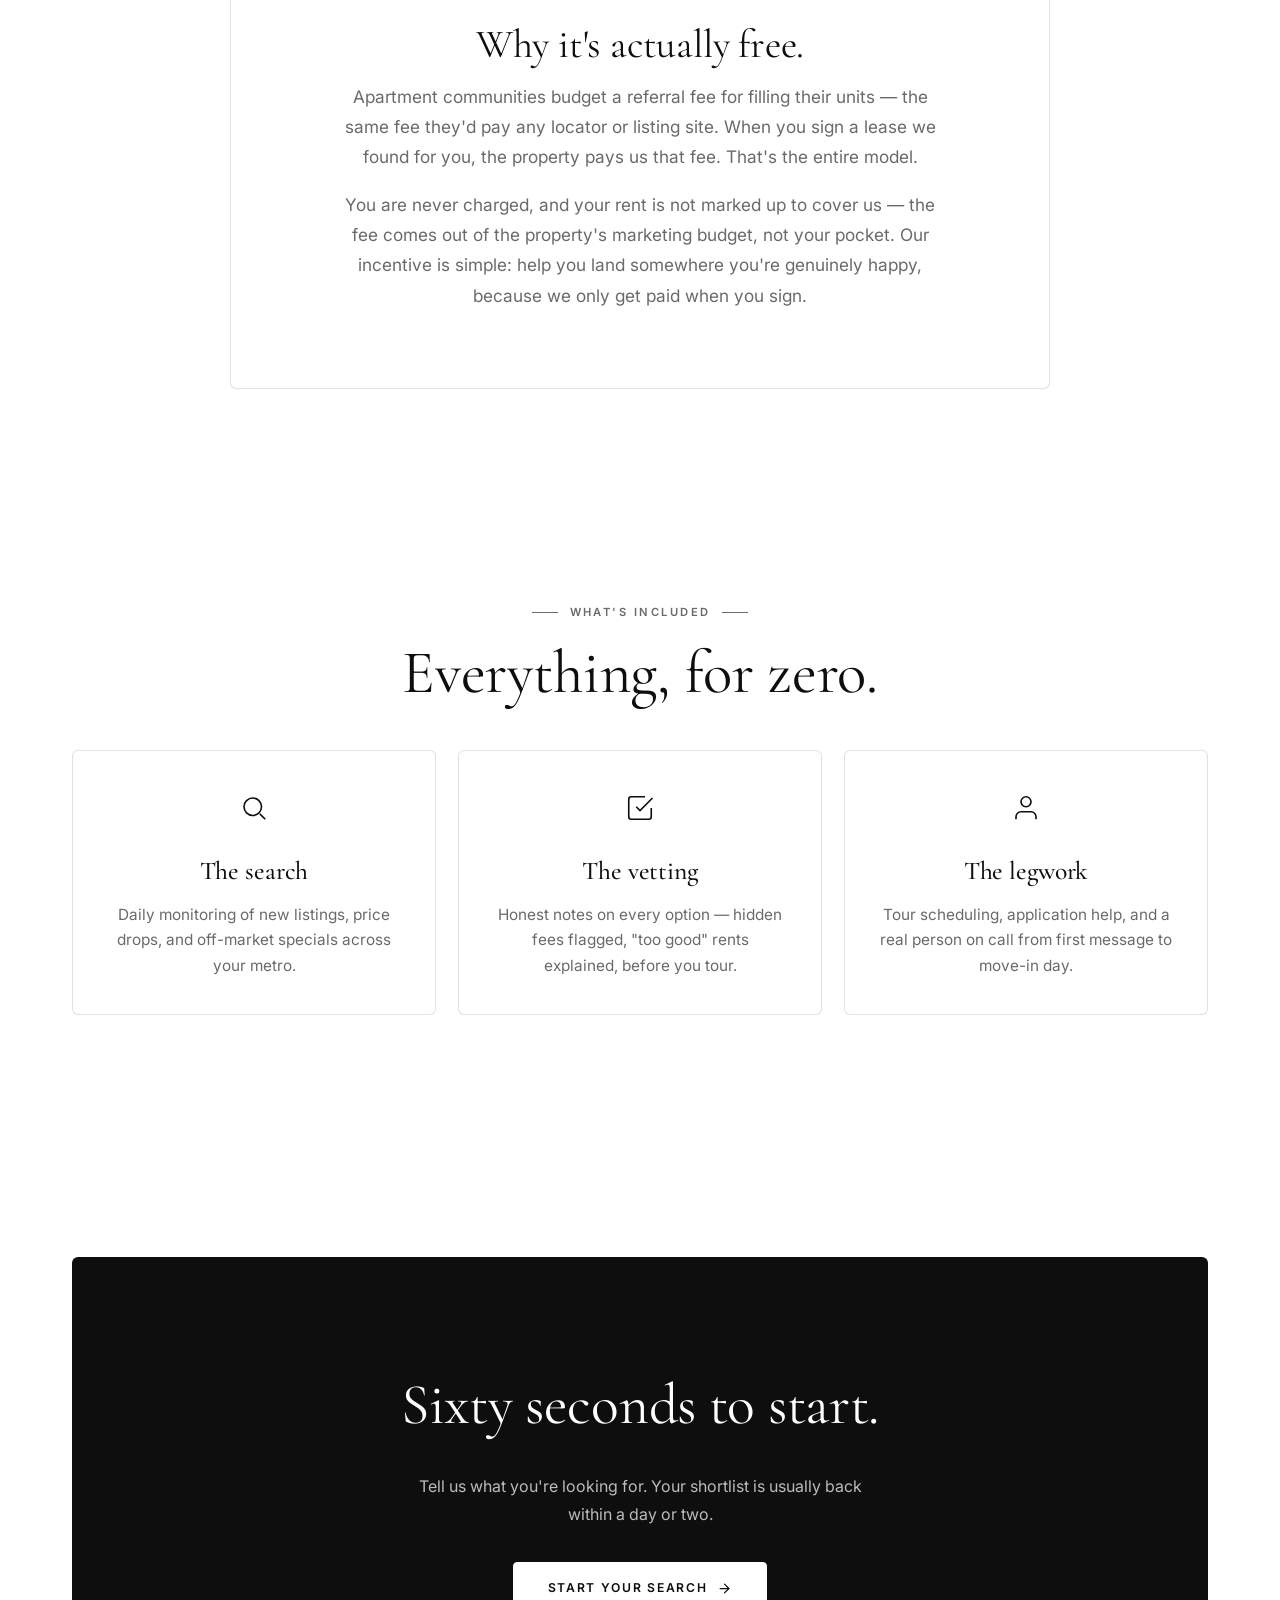
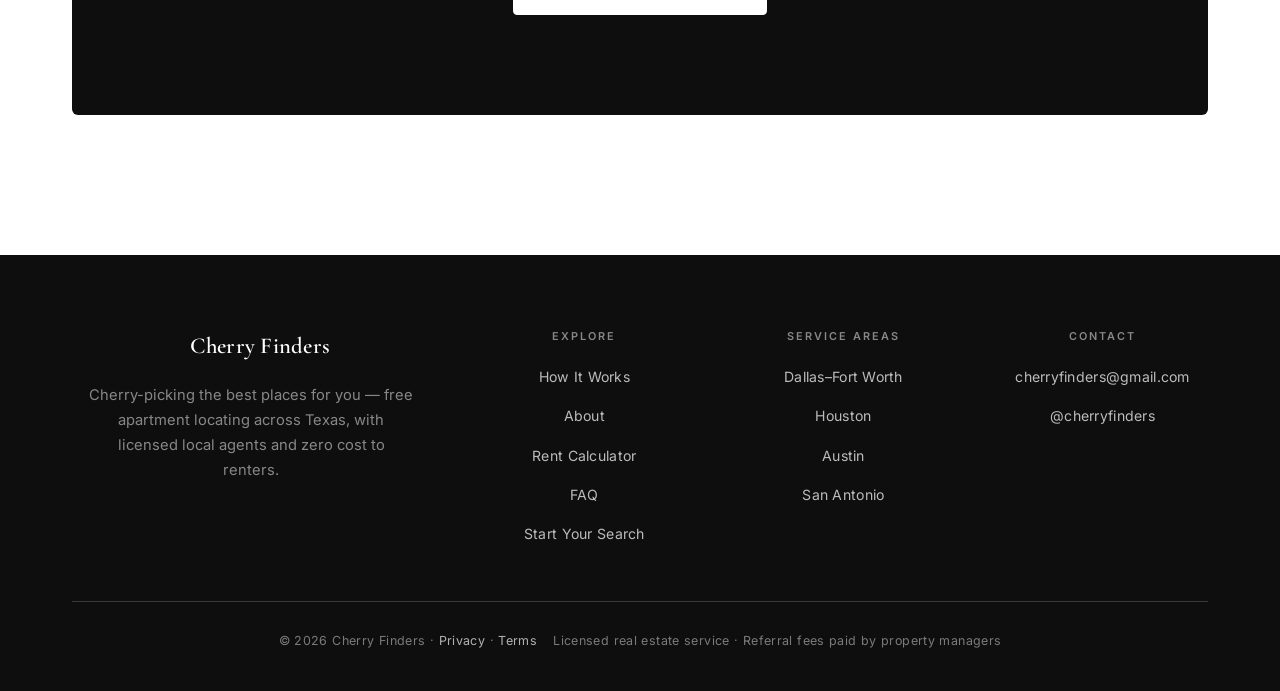
<file: how-it-works.html>
<!doctype html>
<html lang="en">
<head>
<meta charset="utf-8">
<meta name="viewport" content="width=device-width, initial-scale=1, viewport-fit=cover">
<meta name="description" content="How Cherry Finders works — a licensed Texas agent hunts listings and off-market deals, builds your shortlist, schedules tours, and gets you a move-in bonus. Free to you.">
<meta name="theme-color" content="#FFFFFF">
<title>How It Works</title>
<link rel="icon" href="data:image/svg+xml,%3Csvg xmlns='http://www.w3.org/2000/svg' viewBox='0 0 32 32'%3E%3Crect width='32' height='32' rx='7' fill='%230E0E0E'/%3E%3Ccircle cx='16' cy='19' r='7' fill='%23FFFFFF'/%3E%3Cpath d='M16 12 C18 6, 23 5, 26 6' stroke='%23FFFFFF' stroke-width='2' fill='none' stroke-linecap='round'/%3E%3C/svg%3E">
<link rel="preconnect" href="https://fonts.googleapis.com">
<link rel="preconnect" href="https://fonts.gstatic.com" crossorigin>
<link rel="stylesheet" href="https://fonts.googleapis.com/css2?family=Cormorant+Garamond:ital,wght@0,300;0,400;0,500;0,600;1,300;1,400;1,500&family=Inter:wght@400;500;600;700&display=swap">
<link rel="stylesheet" href="style.css?v=5">
</head>
<body>

<nav class="nav">
  <a class="brand" href="index.html"><span class="brand-dot"></span>Cherry Finders</a>
  <ul class="nav-links">
    <li><a href="how-it-works.html" aria-current="page">How It Works</a></li>
    <li><a href="about.html">About</a></li>
    <li><a href="rent-calculator.html">Calculator</a></li>
    <li><a href="rent-calculator.html">Calculator</a>
  <a href="faq.html">FAQ</a></li>
    <li><a href="contact.html">Contact</a></li>
  </ul>
  <div class="nav-right">
    <a class="btn btn-cherry" href="search.html">Start Your Search</a>
    <button class="nav-toggle" aria-label="Open menu" aria-expanded="false" aria-controls="mobileMenu"><span></span></button>
  </div>
</nav>
<div class="mobile-menu" id="mobileMenu">
  <a href="how-it-works.html">How It Works</a>
  <a href="about.html">About</a>
  <a href="faq.html">FAQ</a>
  <a href="contact.html">Contact</a>
  <a class="btn btn-cherry" href="search.html">Start Your Search</a>
</div>

<header class="page-head">
  <div class="hero-blob" aria-hidden="true"></div>
  <div class="wrap">
    <span class="eyebrow">How it works</span>
    <h1>We do the hunting.<br><span class="grad">You do the choosing.</span></h1>
    <p class="lead">Apartment locating sounds too good to be free — so here's exactly how it runs, start to finish, and how everyone gets paid.</p>
    <div class="hero-actions" style="margin-top:30px">
      <a class="btn btn-cherry btn-lg" href="search.html">Start Your Search</a>
    </div>
  </div>
</header>

<!-- STEPS DETAIL -->
<section class="section" style="padding-top:clamp(24px,4vw,56px)">
  <div class="wrap">
    <div class="grid grid-2" style="gap:20px">
      <article class="feature reveal">
        <div class="step-n">/ 01</div>
        <h3>Tell us what you want</h3>
        <p>Fill out the quick form: your metro, target neighborhoods, budget, bedroom count, move-in date, must-haves, and dealbreakers. About sixty seconds. The more specific you are, the tighter your shortlist comes back.</p>
      </article>
      <article class="feature reveal reveal-d1">
        <div class="step-n">/ 02</div>
        <h3>We build your shortlist</h3>
        <p>Your licensed agent searches live listings and off-market specials, calls properties to confirm real availability and pricing, and emails you a curated shortlist with honest notes — the good, the catch, and the fine print. Usually within 24–48 hours.</p>
      </article>
      <article class="feature reveal">
        <div class="step-n">/ 03</div>
        <h3>Tour &amp; apply</h3>
        <p>Like what you see? We schedule tours around your calendar — in person or virtual — and come along on the details. When you find the one, we walk you through the application and paperwork so nothing gets lost.</p>
      </article>
      <article class="feature reveal reveal-d1">
        <div class="step-n">/ 04</div>
        <h3>Sign &amp; collect your bonus</h3>
        <p>Sign your lease through us and collect a move-in bonus — up to <b>$200 cash back</b> or a moving credit, depending on the property. That's our thank-you for letting us help.</p>
      </article>
    </div>
  </div>
</section>

<!-- HOW IT'S FREE -->
<section class="section section--tight">
  <div class="wrap">
    <div class="panel reveal" style="padding:clamp(34px,5vw,60px); max-width:820px; margin-inline:auto;">
      <span class="eyebrow">The honest part</span>
      <h2 class="h2" style="font-size:clamp(1.7rem,3.4vw,2.5rem)">Why it's actually free.</h2>
      <p class="lead" style="margin-top:16px">Apartment communities budget a referral fee for filling their units — the same fee they'd pay any locator or listing site. When you sign a lease we found for you, the property pays us that fee. That's the entire model.</p>
      <p class="lead" style="margin-top:14px">You are never charged, and your rent is not marked up to cover us — the fee comes out of the property's marketing budget, not your pocket. Our incentive is simple: help you land somewhere you're genuinely happy, because we only get paid when you sign.</p>
    </div>
  </div>
</section>

<!-- WHAT YOU GET -->
<section class="section section--tight">
  <div class="wrap">
    <div class="sec-head reveal">
      <span class="eyebrow">What's included</span>
      <h2 class="h2">Everything, for zero.</h2>
    </div>
    <div class="grid grid-3" style="margin-top:44px">
      <article class="feature reveal">
        <div class="feat-icon"><svg viewBox="0 0 24 24"><circle cx="11" cy="11" r="7"/><line x1="21" y1="21" x2="16.65" y2="16.65"/></svg></div>
        <h3>The search</h3>
        <p>Daily monitoring of new listings, price drops, and off-market specials across your metro.</p>
      </article>
      <article class="feature reveal reveal-d1">
        <div class="feat-icon"><svg viewBox="0 0 24 24"><path d="M9 11l3 3L22 4"/><path d="M21 12v7a2 2 0 0 1-2 2H5a2 2 0 0 1-2-2V5a2 2 0 0 1 2-2h11"/></svg></div>
        <h3>The vetting</h3>
        <p>Honest notes on every option — hidden fees flagged, "too good" rents explained, before you tour.</p>
      </article>
      <article class="feature reveal reveal-d2">
        <div class="feat-icon"><svg viewBox="0 0 24 24"><path d="M20 21v-2a4 4 0 0 0-4-4H8a4 4 0 0 0-4 4v2"/><circle cx="12" cy="7" r="4"/></svg></div>
        <h3>The legwork</h3>
        <p>Tour scheduling, application help, and a real person on call from first message to move-in day.</p>
      </article>
    </div>
  </div>
</section>

<!-- CTA -->
<section class="section">
  <div class="wrap">
    <div class="cta-band reveal">
      <h2>Sixty seconds to start.</h2>
      <p>Tell us what you're looking for. Your shortlist is usually back within a day or two.</p>
      <a class="btn btn-cherry btn-lg" href="search.html">Start Your Search
        <svg viewBox="0 0 24 24" fill="none" stroke="currentColor" stroke-width="2" stroke-linecap="round" stroke-linejoin="round"><line x1="5" y1="12" x2="19" y2="12"/><polyline points="12 5 19 12 12 19"/></svg>
      </a>
    </div>
  </div>
</section>

<footer class="footer">
  <div class="wrap">
    <div class="footer-grid">
      <div>
        <a class="footer-brand" href="index.html"><span class="brand-dot"></span>Cherry Finders</a>
        <p class="footer-tag">Cherry-picking the best places for you — free apartment locating across Texas, with licensed local agents and zero cost to renters.</p>
      </div>
      <div>
        <div class="foot-label">Explore</div>
        <ul class="foot-links">
          <li><a href="how-it-works.html">How It Works</a></li>
          <li><a href="about.html">About</a></li>
          <li><a href="rent-calculator.html">Rent Calculator</a></li>
          <li><a href="faq.html">FAQ</a></li>
          <li><a href="search.html">Start Your Search</a></li>
        </ul>
      </div>
      <div>
        <div class="foot-label">Service Areas</div>
        <ul class="foot-links">
          <li><a href="search.html">Dallas–Fort Worth</a></li>
          <li><a href="search.html">Houston</a></li>
          <li><a href="search.html">Austin</a></li>
          <li><a href="search.html">San Antonio</a></li>
        </ul>
      </div>
      <div>
        <div class="foot-label">Contact</div>
        <ul class="foot-links">
          <li><a href="mailto:cherryfinders@gmail.com">cherryfinders@gmail.com</a></li>
          <li><a href="https://instagram.com/cherryfinders" target="_blank" rel="noopener">@cherryfinders</a></li>
        </ul>
      </div>
    </div>
    <div class="footer-bottom">
      <p>© <span data-year>2026</span> Cherry Finders · <a href="contact.html">Privacy</a> · <a href="contact.html">Terms</a></p>
      <p>Licensed real estate service · Referral fees paid by property managers</p>
    </div>
  </div>
</footer>

<script src="main.js?v=5"></script>
</body>
</html>
</file>
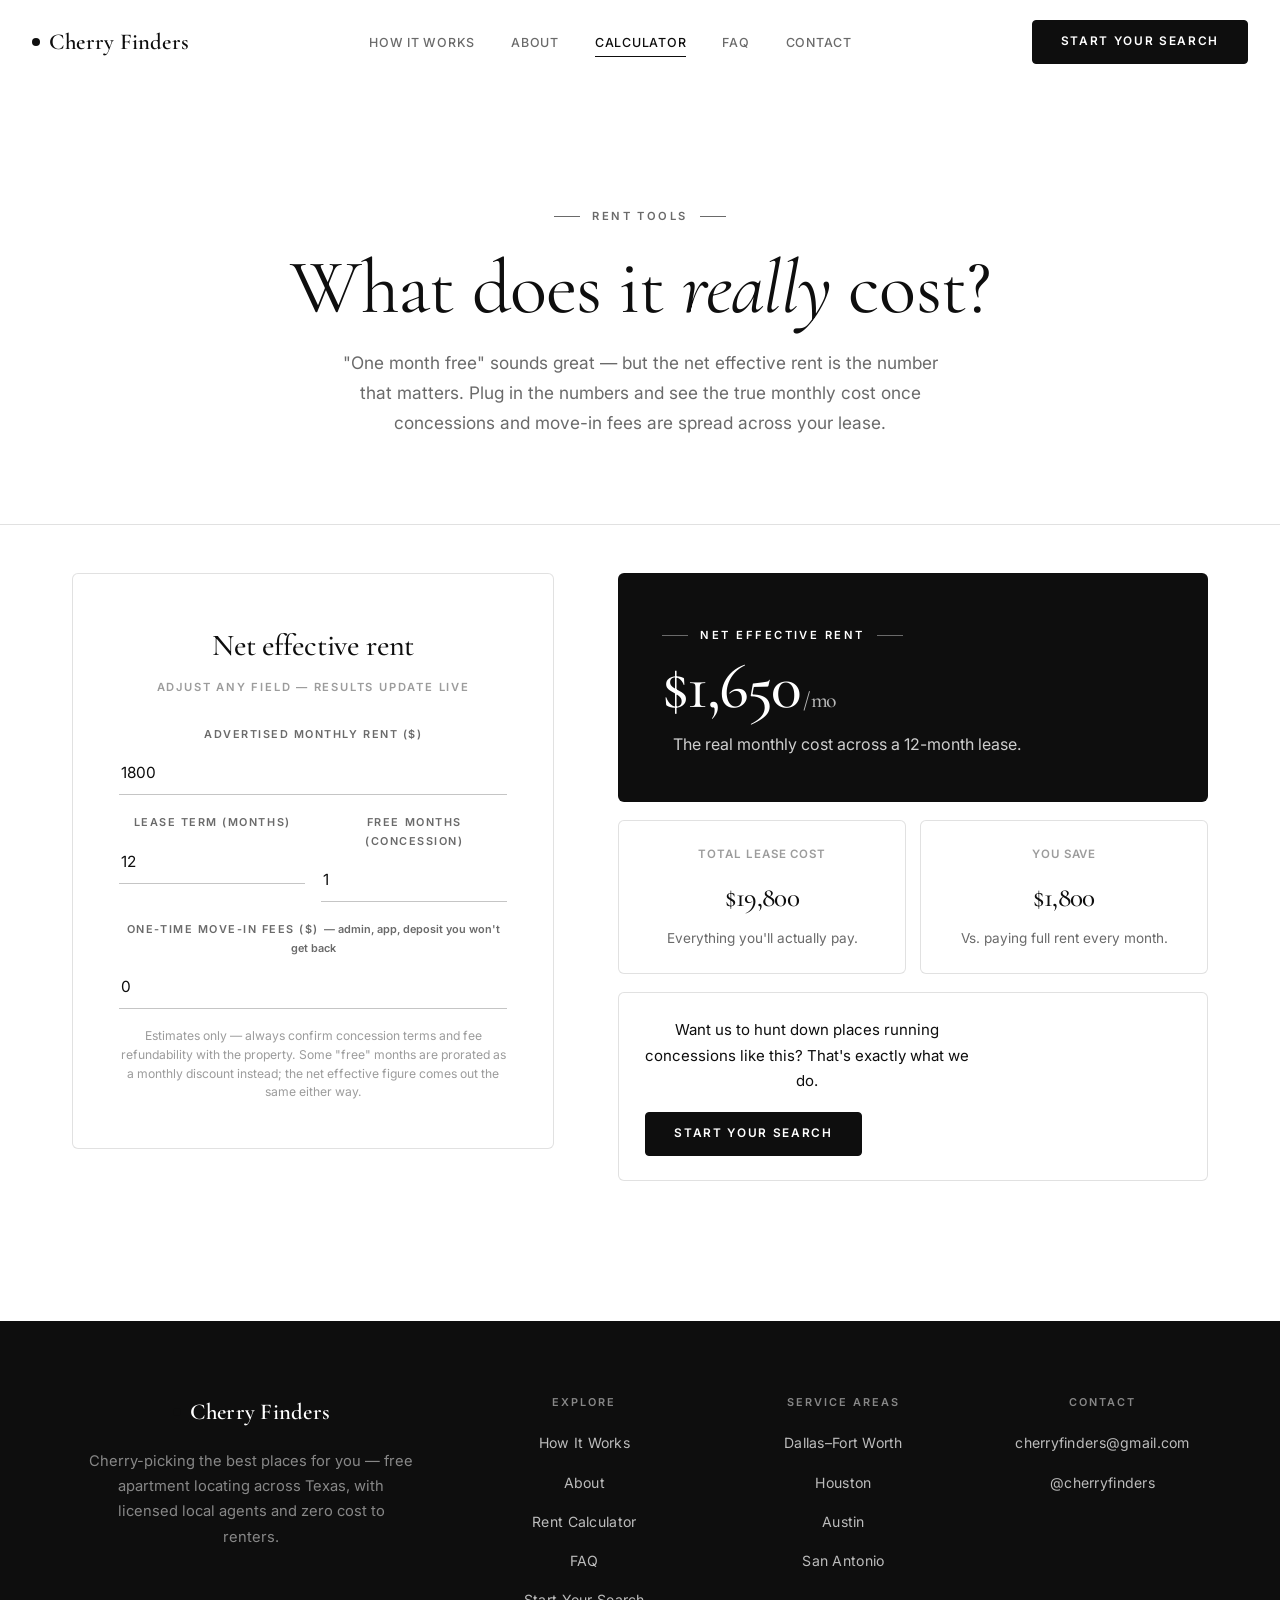
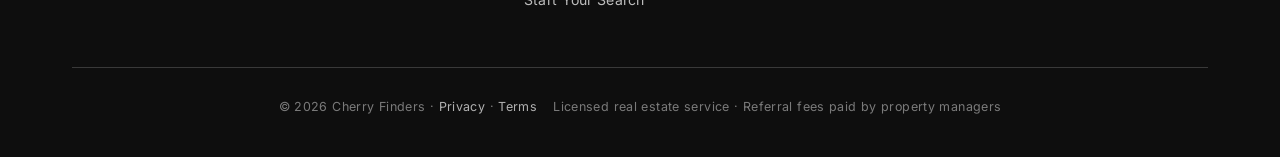
<file: rent-calculator.html>
<!doctype html>
<html lang="en">
<head>
<meta charset="utf-8">
<meta name="viewport" content="width=device-width, initial-scale=1, viewport-fit=cover">
<meta name="description" content="Net effective rent calculator — see what an apartment really costs per month once free-month concessions and move-in fees are factored in. Free from Cherry Finders.">
<meta name="theme-color" content="#FFFFFF">
<title>Rent Calculator</title>
<link rel="icon" href="data:image/svg+xml,%3Csvg xmlns='http://www.w3.org/2000/svg' viewBox='0 0 32 32'%3E%3Crect width='32' height='32' rx='7' fill='%230E0E0E'/%3E%3Ccircle cx='16' cy='19' r='7' fill='%23FFFFFF'/%3E%3Cpath d='M16 12 C18 6, 23 5, 26 6' stroke='%23FFFFFF' stroke-width='2' fill='none' stroke-linecap='round'/%3E%3C/svg%3E">
<link rel="preconnect" href="https://fonts.googleapis.com">
<link rel="preconnect" href="https://fonts.gstatic.com" crossorigin>
<link rel="stylesheet" href="https://fonts.googleapis.com/css2?family=Cormorant+Garamond:ital,wght@0,300;0,400;0,500;0,600;1,300;1,400;1,500&family=Inter:wght@400;500;600;700&display=swap">
<link rel="stylesheet" href="style.css?v=5">
</head>
<body>

<nav class="nav">
  <a class="brand" href="index.html"><span class="brand-dot"></span>Cherry Finders</a>
  <ul class="nav-links">
    <li><a href="how-it-works.html">How It Works</a></li>
    <li><a href="about.html">About</a></li>
    <li><a href="rent-calculator.html" aria-current="page">Calculator</a></li>
    <li><a href="faq.html">FAQ</a></li>
    <li><a href="contact.html">Contact</a></li>
  </ul>
  <div class="nav-right">
    <a class="btn btn-cherry" href="search.html">Start Your Search</a>
    <button class="nav-toggle" aria-label="Open menu" aria-expanded="false" aria-controls="mobileMenu"><span></span></button>
  </div>
</nav>
<div class="mobile-menu" id="mobileMenu">
  <a href="how-it-works.html">How It Works</a>
  <a href="about.html">About</a>
  <a href="rent-calculator.html">Calculator</a>
  <a href="faq.html">FAQ</a>
  <a href="contact.html">Contact</a>
  <a class="btn btn-cherry" href="search.html">Start Your Search</a>
</div>

<header class="page-head">
  <div class="hero-blob" aria-hidden="true"></div>
  <div class="wrap">
    <span class="eyebrow">Rent tools</span>
    <h1>What does it <span class="grad">really</span> cost?</h1>
    <p class="lead">"One month free" sounds great — but the net effective rent is the number that matters. Plug in the numbers and see the true monthly cost once concessions and move-in fees are spread across your lease.</p>
  </div>
</header>

<section class="section" style="padding-top:clamp(24px,4vw,48px)">
  <div class="wrap">
    <div class="form-layout" style="grid-template-columns:0.9fr 1.1fr">

      <!-- Inputs -->
      <div class="panel form-card">
        <h2>Net effective rent</h2>
        <div class="form-note">ADJUST ANY FIELD — RESULTS UPDATE LIVE</div>

        <div class="field">
          <label for="gross">Advertised monthly rent ($)</label>
          <input id="gross" type="number" inputmode="decimal" min="0" step="25" value="1800">
        </div>
        <div class="field-row">
          <div class="field">
            <label for="term">Lease term (months)</label>
            <input id="term" type="number" inputmode="numeric" min="1" step="1" value="12">
          </div>
          <div class="field">
            <label for="free">Free months (concession)</label>
            <input id="freeMonths" type="number" inputmode="decimal" min="0" step="0.5" value="1">
          </div>
        </div>
        <div class="field">
          <label for="fees">One-time move-in fees ($) <span style="text-transform:none;letter-spacing:0;color:var(--text-3)">— admin, app, deposit you won't get back</span></label>
          <input id="fees" type="number" inputmode="decimal" min="0" step="25" value="0">
        </div>

        <p class="form-fine">Estimates only — always confirm concession terms and fee refundability with the property. Some "free" months are prorated as a monthly discount instead; the net effective figure comes out the same either way.</p>
      </div>

      <!-- Results -->
      <div style="display:flex; flex-direction:column; gap:18px">
        <div class="cta-band" style="text-align:left; padding:clamp(30px,4vw,44px)">
          <div class="eyebrow" style="color:#fff">Net effective rent</div>
          <div id="netMonthly" style="font-family:'Cormorant Garamond',Georgia,serif; font-weight:500; font-size:clamp(2.6rem,6vw,4rem); letter-spacing:-0.03em; line-height:1; margin-top:10px">$1,650<span style="font-size:0.34em; color:rgba(255,255,255,0.7)"> / mo</span></div>
          <p style="margin-top:12px; color:rgba(255,255,255,0.8)" id="netSub">The real monthly cost across a 12-month lease.</p>
        </div>

        <div class="grid grid-2" style="gap:14px">
          <div class="feature" style="padding:24px">
            <div style="font-size:0.72rem;font-weight:600;letter-spacing:0.08em;text-transform:uppercase;color:var(--ink-3);margin-bottom:10px">Total lease cost</div>
            <div id="totalCost" style="font-family:'Cormorant Garamond',Georgia,serif;font-size:1.7rem;font-weight:500;letter-spacing:-0.02em">$19,800</div>
            <p style="margin-top:6px;font-size:0.85rem">Everything you'll actually pay.</p>
          </div>
          <div class="feature" style="padding:24px">
            <div style="font-size:0.72rem;font-weight:600;letter-spacing:0.08em;text-transform:uppercase;color:var(--ink-3);margin-bottom:10px">You save</div>
            <div id="savings" style="font-family:'Cormorant Garamond',Georgia,serif;font-size:1.7rem;font-weight:500;letter-spacing:-0.02em;color:var(--cherry-2)">$1,800</div>
            <p style="margin-top:6px;font-size:0.85rem">Vs. paying full rent every month.</p>
          </div>
        </div>

        <div class="panel" style="padding:24px 26px; display:flex; align-items:center; justify-content:space-between; gap:18px; flex-wrap:wrap">
          <p style="margin:0; color:var(--text-2); font-size:0.94rem; max-width:36ch">Want us to hunt down places running concessions like this? That's exactly what we do.</p>
          <a class="btn btn-cherry" href="search.html">Start Your Search</a>
        </div>
      </div>

    </div>
  </div>
</section>

<footer class="footer">
  <div class="wrap">
    <div class="footer-grid">
      <div>
        <a class="footer-brand" href="index.html"><span class="brand-dot"></span>Cherry Finders</a>
        <p class="footer-tag">Cherry-picking the best places for you — free apartment locating across Texas, with licensed local agents and zero cost to renters.</p>
      </div>
      <div>
        <div class="foot-label">Explore</div>
        <ul class="foot-links">
          <li><a href="how-it-works.html">How It Works</a></li>
          <li><a href="about.html">About</a></li>
          <li><a href="rent-calculator.html">Rent Calculator</a></li>
          <li><a href="faq.html">FAQ</a></li>
          <li><a href="search.html">Start Your Search</a></li>
        </ul>
      </div>
      <div>
        <div class="foot-label">Service Areas</div>
        <ul class="foot-links">
          <li><a href="search.html">Dallas–Fort Worth</a></li>
          <li><a href="search.html">Houston</a></li>
          <li><a href="search.html">Austin</a></li>
          <li><a href="search.html">San Antonio</a></li>
        </ul>
      </div>
      <div>
        <div class="foot-label">Contact</div>
        <ul class="foot-links">
          <li><a href="mailto:cherryfinders@gmail.com">cherryfinders@gmail.com</a></li>
          <li><a href="https://instagram.com/cherryfinders" target="_blank" rel="noopener">@cherryfinders</a></li>
        </ul>
      </div>
    </div>
    <div class="footer-bottom">
      <p>© <span data-year>2026</span> Cherry Finders · <a href="contact.html">Privacy</a> · <a href="contact.html">Terms</a></p>
      <p>Licensed real estate service · Referral fees paid by property managers</p>
    </div>
  </div>
</footer>

<script src="main.js?v=5"></script>
<script>
  (function () {
    var f = function (id) { return document.getElementById(id); };
    var gross = f('gross'), term = f('term'), free = f('freeMonths'), fees = f('fees');
    var usd = function (n) { return '$' + Math.round(n).toLocaleString('en-US'); };

    function calc() {
      var g = Math.max(0, parseFloat(gross.value) || 0);
      var t = Math.max(1, parseInt(term.value) || 1);
      var fm = Math.min(t, Math.max(0, parseFloat(free.value) || 0));
      var fee = Math.max(0, parseFloat(fees.value) || 0);

      var rentPaid = g * (t - fm);          // rent actually owed after free months
      var totalCost = rentPaid + fee;        // plus non-refundable move-in fees
      var netMonthly = totalCost / t;        // spread across the whole lease
      var grossTotal = g * t;                // if you paid full rent every month
      var savings = grossTotal - rentPaid;   // value of the concession

      f('netMonthly').innerHTML = usd(netMonthly) + '<span style="font-size:0.34em; color:rgba(255,255,255,0.7)"> / mo</span>';
      f('netSub').textContent = 'The real monthly cost across a ' + t + '-month lease' + (fee > 0 ? ', fees included.' : '.');
      f('totalCost').textContent = usd(totalCost);
      f('savings').textContent = usd(savings);
    }

    [gross, term, free, fees].forEach(function (el) {
      el.addEventListener('input', calc);
    });
    calc();
  })();
</script>
</body>
</html>
</file>
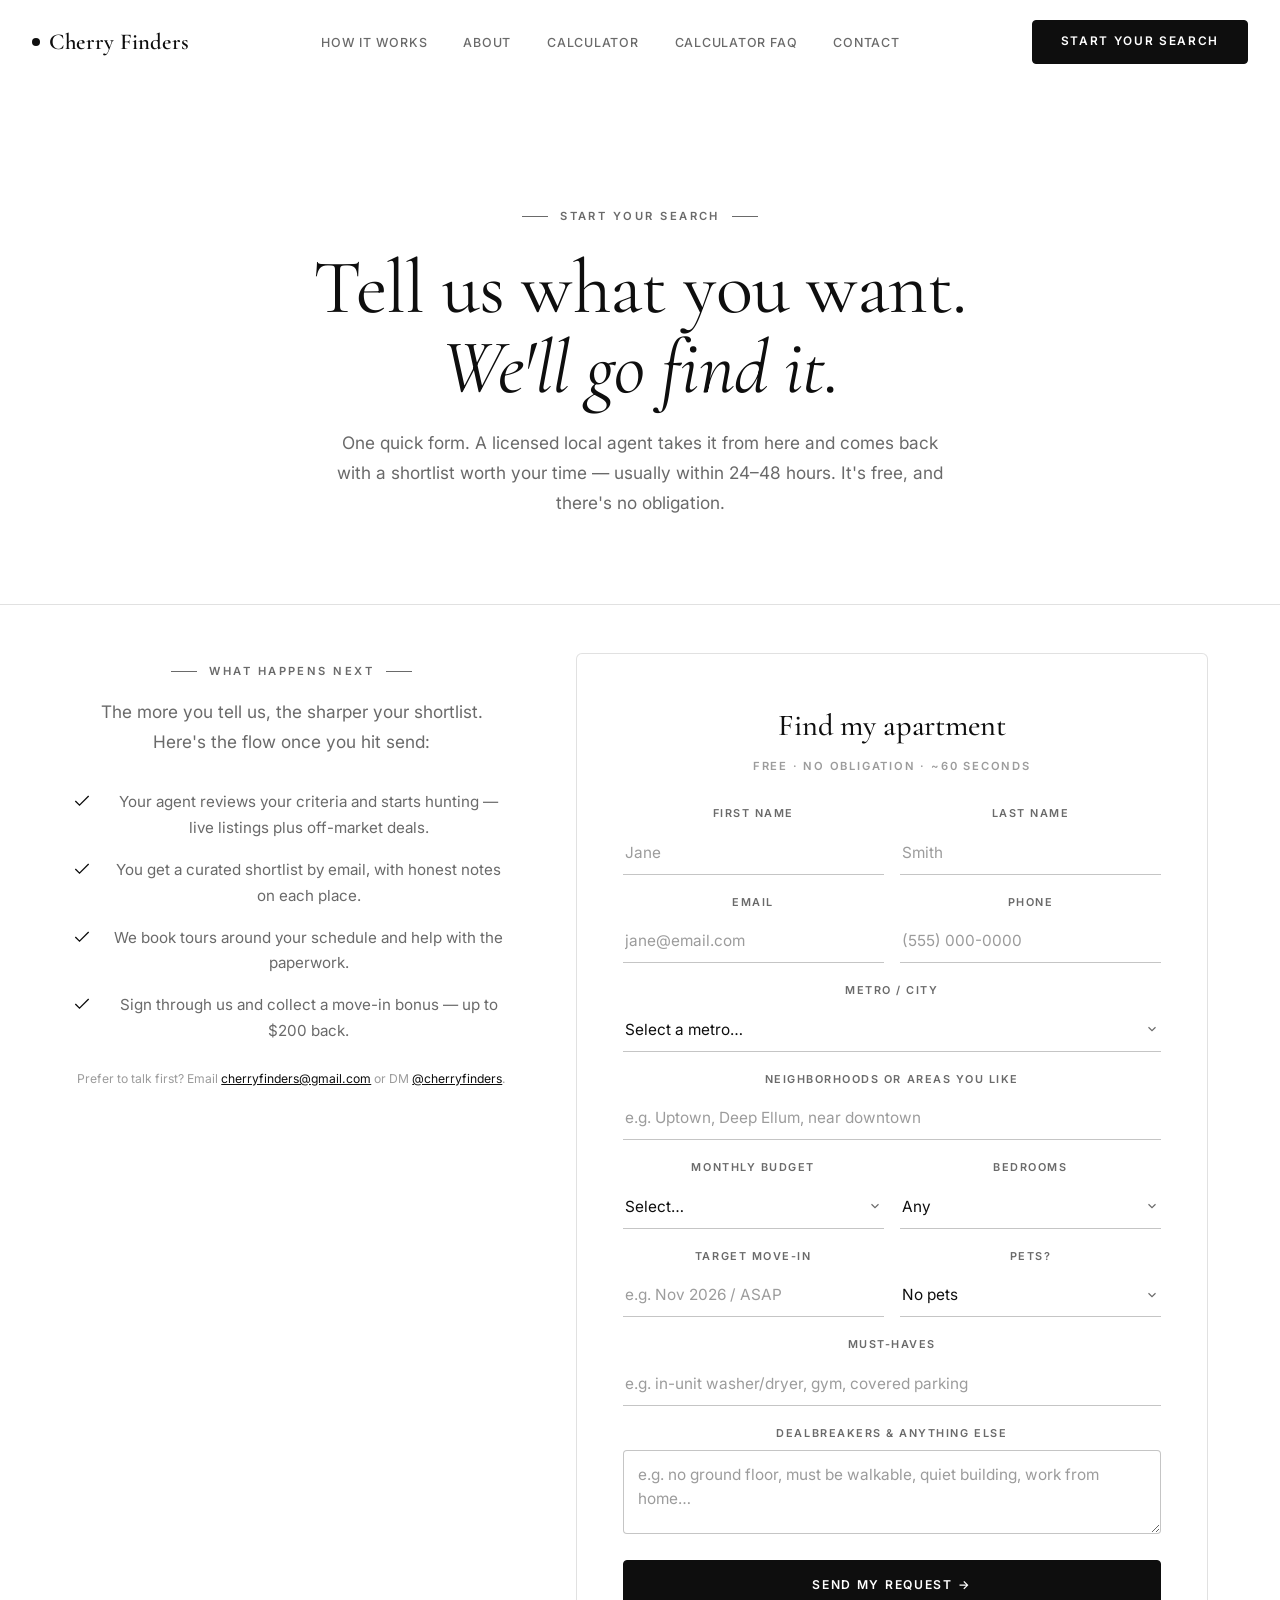
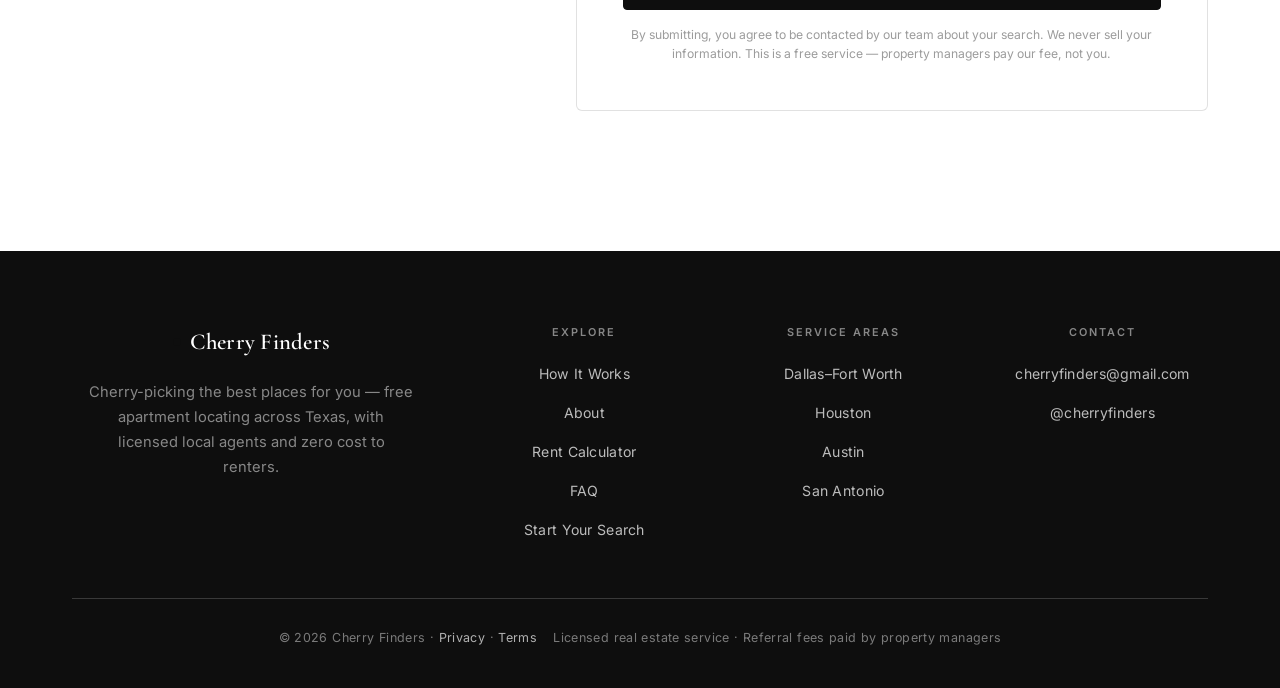
<file: search.html>
<!doctype html>
<html lang="en">
<head>
<meta charset="utf-8">
<meta name="viewport" content="width=device-width, initial-scale=1, viewport-fit=cover">
<meta name="description" content="Start your free apartment search with Cherry Finders. Tell us your budget, neighborhoods, and must-haves — a licensed Texas agent builds your shortlist within 24–48 hours.">
<meta name="theme-color" content="#FFFFFF">
<meta property="og:title" content="Start Your Search — Cherry Finders">
<meta property="og:description" content="Tell us what you want. A licensed local agent cherry-picks your next apartment — free.">
<meta property="og:type" content="website">
<title>Start Your Search</title>
<link rel="icon" href="data:image/svg+xml,%3Csvg xmlns='http://www.w3.org/2000/svg' viewBox='0 0 32 32'%3E%3Crect width='32' height='32' rx='7' fill='%230E0E0E'/%3E%3Ccircle cx='16' cy='19' r='7' fill='%23FFFFFF'/%3E%3Cpath d='M16 12 C18 6, 23 5, 26 6' stroke='%23FFFFFF' stroke-width='2' fill='none' stroke-linecap='round'/%3E%3C/svg%3E">
<link rel="preconnect" href="https://fonts.googleapis.com">
<link rel="preconnect" href="https://fonts.gstatic.com" crossorigin>
<link rel="stylesheet" href="https://fonts.googleapis.com/css2?family=Cormorant+Garamond:ital,wght@0,300;0,400;0,500;0,600;1,300;1,400;1,500&family=Inter:wght@400;500;600;700&display=swap">
<link rel="stylesheet" href="style.css?v=5">
</head>
<body>

<!-- NAV -->
<nav class="nav">
  <a class="brand" href="index.html"><span class="brand-dot"></span>Cherry Finders</a>
  <ul class="nav-links">
    <li><a href="how-it-works.html">How It Works</a></li>
    <li><a href="about.html">About</a></li>
    <li><a href="rent-calculator.html">Calculator</a></li>
    <li><a href="rent-calculator.html">Calculator</a>
  <a href="faq.html">FAQ</a></li>
    <li><a href="contact.html">Contact</a></li>
  </ul>
  <div class="nav-right">
    <a class="btn btn-cherry" href="search.html">Start Your Search</a>
    <button class="nav-toggle" aria-label="Open menu" aria-expanded="false" aria-controls="mobileMenu"><span></span></button>
  </div>
</nav>
<div class="mobile-menu" id="mobileMenu">
  <a href="how-it-works.html">How It Works</a>
  <a href="about.html">About</a>
  <a href="faq.html">FAQ</a>
  <a href="contact.html">Contact</a>
  <a class="btn btn-cherry" href="search.html">Start Your Search</a>
</div>

<!-- PAGE HEAD -->
<header class="page-head">
  <div class="hero-blob" aria-hidden="true"></div>
  <div class="wrap">
    <span class="eyebrow">Start your search</span>
    <h1>Tell us what you want.<br><span class="grad">We'll go find it.</span></h1>
    <p class="lead">One quick form. A licensed local agent takes it from here and comes back with a shortlist worth your time — usually within 24–48 hours. It's free, and there's no obligation.</p>
  </div>
</header>

<!-- FORM -->
<section class="section" style="padding-top:clamp(24px,4vw,48px)">
  <div class="wrap">
    <div class="form-layout">

      <!-- Aside -->
      <aside class="form-aside reveal">
        <span class="eyebrow">What happens next</span>
        <p class="lead" style="margin-top:16px">The more you tell us, the sharper your shortlist. Here's the flow once you hit send:</p>
        <ul class="form-checklist">
          <li><svg viewBox="0 0 24 24"><polyline points="20 6 9 17 4 12"/></svg> Your agent reviews your criteria and starts hunting — live listings plus off-market deals.</li>
          <li><svg viewBox="0 0 24 24"><polyline points="20 6 9 17 4 12"/></svg> You get a curated shortlist by email, with honest notes on each place.</li>
          <li><svg viewBox="0 0 24 24"><polyline points="20 6 9 17 4 12"/></svg> We book tours around your schedule and help with the paperwork.</li>
          <li><svg viewBox="0 0 24 24"><polyline points="20 6 9 17 4 12"/></svg> Sign through us and collect a move-in bonus — up to $200 back.</li>
        </ul>
        <p class="form-fine" style="margin-top:26px">Prefer to talk first? Email <a href="mailto:cherryfinders@gmail.com" style="color:var(--cherry-2)">cherryfinders@gmail.com</a> or DM <a href="https://instagram.com/cherryfinders" target="_blank" rel="noopener" style="color:var(--cherry-2)">@cherryfinders</a>.</p>
      </aside>

      <!-- Form card -->
      <div class="panel form-card reveal reveal-d1">
        <h2>Find my apartment</h2>
        <div class="form-note">FREE · NO OBLIGATION · ~60 SECONDS</div>

        <!--
          ▸ LEADS EMAIL TO: cherryfinders@gmail.com (via FormSubmit.co — no account needed).
            First submission triggers a one-time "Activate" email to that inbox; click it once
            and every lead after that lands in Gmail. Nothing is stored on the site.
            To change the address, edit the email in data-endpoint below.
        -->
        <form id="searchForm" data-endpoint="https://formsubmit.co/ajax/cherryfinders@gmail.com" novalidate>
          <input type="hidden" name="_subject" value="New Cherry Finders search request">
          <input type="hidden" name="_template" value="table">
          <input type="hidden" name="_captcha" value="false">
          <div class="hp" aria-hidden="true">
            <label>Leave this empty <input type="text" name="_honey" tabindex="-1" autocomplete="off"></label>
          </div>

          <div class="field-row">
            <div class="field">
              <label for="fname">First name</label>
              <input id="fname" name="First name" type="text" placeholder="Jane" autocomplete="given-name" required>
            </div>
            <div class="field">
              <label for="lname">Last name</label>
              <input id="lname" name="Last name" type="text" placeholder="Smith" autocomplete="family-name" required>
            </div>
          </div>

          <div class="field-row">
            <div class="field">
              <label for="email">Email</label>
              <input id="email" name="Email" type="email" placeholder="jane@email.com" autocomplete="email" required>
            </div>
            <div class="field">
              <label for="phone">Phone</label>
              <input id="phone" name="Phone" type="tel" placeholder="(555) 000-0000" autocomplete="tel">
            </div>
          </div>

          <div class="field">
            <label for="city">Metro / city</label>
            <select id="city" name="Metro" required>
              <option value="">Select a metro…</option>
              <option>Dallas–Fort Worth</option>
              <option>Houston</option>
              <option>Austin</option>
              <option>San Antonio</option>
              <option>Other Texas city</option>
            </select>
          </div>

          <div class="field">
            <label for="areas">Neighborhoods or areas you like</label>
            <input id="areas" name="Preferred areas" type="text" placeholder="e.g. Uptown, Deep Ellum, near downtown">
          </div>

          <div class="field-row">
            <div class="field">
              <label for="budget">Monthly budget</label>
              <select id="budget" name="Budget" required>
                <option value="">Select…</option>
                <option>Under $1,000</option>
                <option>$1,000 – $1,500</option>
                <option>$1,500 – $2,000</option>
                <option>$2,000 – $2,500</option>
                <option>$2,500 – $3,000</option>
                <option>$3,000+</option>
              </select>
            </div>
            <div class="field">
              <label for="beds">Bedrooms</label>
              <select id="beds" name="Bedrooms">
                <option value="">Any</option>
                <option>Studio</option>
                <option>1 bedroom</option>
                <option>2 bedrooms</option>
                <option>3 bedrooms</option>
                <option>4+ bedrooms</option>
              </select>
            </div>
          </div>

          <div class="field-row">
            <div class="field">
              <label for="movein">Target move-in</label>
              <input id="movein" name="Move-in" type="text" placeholder="e.g. Nov 2026 / ASAP" autocomplete="off">
            </div>
            <div class="field">
              <label for="pets">Pets?</label>
              <select id="pets" name="Pets">
                <option value="">No pets</option>
                <option>Cat(s)</option>
                <option>Dog — under 25 lb</option>
                <option>Dog — 25–60 lb</option>
                <option>Dog — 60 lb+</option>
                <option>Other</option>
              </select>
            </div>
          </div>

          <div class="field">
            <label for="haves">Must-haves</label>
            <input id="haves" name="Must-haves" type="text" placeholder="e.g. in-unit washer/dryer, gym, covered parking">
          </div>

          <div class="field">
            <label for="breakers">Dealbreakers &amp; anything else</label>
            <textarea id="breakers" name="Dealbreakers / notes" placeholder="e.g. no ground floor, must be walkable, quiet building, work from home…"></textarea>
          </div>

          <button type="submit" class="btn btn-cherry btn-block btn-lg" style="margin-top:8px">Send my request →</button>
          <p class="form-fine">By submitting, you agree to be contacted by our team about your search. We never sell your information. This is a free service — property managers pay our fee, not you.</p>
        </form>

        <!-- Success -->
        <div class="form-success" id="searchSuccess">
          <div class="success-badge">
            <svg viewBox="0 0 24 24"><polyline points="20 6 9 17 4 12"/></svg>
          </div>
          <h3>Request received.</h3>
          <p>Your agent will reach out within one business day. Keep an eye on your inbox — your shortlist is on the way.</p>
        </div>
      </div>

    </div>
  </div>
</section>

<!-- FOOTER -->
<footer class="footer">
  <div class="wrap">
    <div class="footer-grid">
      <div>
        <a class="footer-brand" href="index.html"><span class="brand-dot"></span>Cherry Finders</a>
        <p class="footer-tag">Cherry-picking the best places for you — free apartment locating across Texas, with licensed local agents and zero cost to renters.</p>
      </div>
      <div>
        <div class="foot-label">Explore</div>
        <ul class="foot-links">
          <li><a href="how-it-works.html">How It Works</a></li>
          <li><a href="about.html">About</a></li>
          <li><a href="rent-calculator.html">Rent Calculator</a></li>
          <li><a href="faq.html">FAQ</a></li>
          <li><a href="search.html">Start Your Search</a></li>
        </ul>
      </div>
      <div>
        <div class="foot-label">Service Areas</div>
        <ul class="foot-links">
          <li><a href="search.html">Dallas–Fort Worth</a></li>
          <li><a href="search.html">Houston</a></li>
          <li><a href="search.html">Austin</a></li>
          <li><a href="search.html">San Antonio</a></li>
        </ul>
      </div>
      <div>
        <div class="foot-label">Contact</div>
        <ul class="foot-links">
          <li><a href="mailto:cherryfinders@gmail.com">cherryfinders@gmail.com</a></li>
          <li><a href="https://instagram.com/cherryfinders" target="_blank" rel="noopener">@cherryfinders</a></li>
        </ul>
      </div>
    </div>
    <div class="footer-bottom">
      <p>© <span data-year>2026</span> Cherry Finders · <a href="contact.html">Privacy</a> · <a href="contact.html">Terms</a></p>
      <p>Licensed real estate service · Referral fees paid by property managers</p>
    </div>
  </div>
</footer>

<script src="main.js?v=5"></script>
</body>
</html>
</file>
<file: style.css>
/* ============================================================
   CHERRY FINDERS — shared design system
   "Editorial Mono" — black & white, luxury real-estate
   Inspired by high-end marketplace aesthetics.
   One stylesheet for every page.
   ============================================================ */

/* Fonts per-page: Cormorant Garamond (display) · Inter (UI/body) */

/* ── TOKENS ────────────────────────────────────────────────── */
:root {
  --paper:   #FFFFFF;
  --paper-2: #F5F4F2;   /* subtle off-white for alt sections */
  --ink:     #0E0E0E;   /* near-black */
  --ink-2:   #6A6A6A;   /* gray */
  --ink-3:   #9C9C9C;   /* light gray */
  --black:   #0E0E0E;
  --white:   #FFFFFF;

  --line:   rgba(14,14,14,0.12);
  --line-2: rgba(14,14,14,0.24);
  --line-w: rgba(255,255,255,0.18);   /* on dark */

  /* accent removed — pure black & white */
  --cherry:   #0E0E0E;
  --cherry-2: #0E0E0E;

  --radius:    4px;
  --radius-lg: 6px;
  --radius-pill: 100px;

  --wrap: 1200px;
  --ease: cubic-bezier(.22,.61,.36,1);

  color-scheme: light;
}

/* ── RESET ─────────────────────────────────────────────────── */
*, *::before, *::after { box-sizing: border-box; }
html { scroll-behavior: smooth; -webkit-text-size-adjust: 100%; }
body {
  margin: 0;
  background: var(--paper);
  color: var(--ink);
  font-family: 'Inter', system-ui, -apple-system, sans-serif;
  font-size: 16px;
  line-height: 1.7;
  overflow-x: hidden;
  -webkit-font-smoothing: antialiased;
  text-rendering: optimizeLegibility;
}
img { max-width: 100%; display: block; }
a { color: inherit; }
::selection { background: var(--ink); color: #fff; }
:focus-visible { outline: 2px solid var(--ink); outline-offset: 3px; }

/* ── TYPO PRIMITIVES ───────────────────────────────────────── */
.display {
  font-family: 'Cormorant Garamond', Georgia, serif;
  font-weight: 400;
  letter-spacing: 0;
  line-height: 1.06;
  text-wrap: balance;
}
.eyebrow {
  font-family: 'Inter', sans-serif;
  font-size: 0.7rem;
  font-weight: 600;
  letter-spacing: 0.22em;
  text-transform: uppercase;
  color: var(--ink-2);
  display: inline-flex;
  align-items: center;
  gap: 12px;
}
.eyebrow::before, .eyebrow::after {
  content: '';
  width: 26px; height: 1px;
  background: var(--ink-2);
  display: inline-block;
}
.h2 {
  font-family: 'Cormorant Garamond', Georgia, serif;
  font-weight: 400;
  font-size: clamp(2.3rem, 4.8vw, 3.8rem);
  letter-spacing: -0.005em;
  line-height: 1.08;
  margin: 18px 0 0;
  text-wrap: balance;
  color: var(--ink);
}
.h3 {
  font-family: 'Cormorant Garamond', Georgia, serif;
  font-weight: 500;
  font-size: 1.5rem;
  line-height: 1.2;
  margin: 0;
  color: var(--ink);
}
.grad { font-style: italic; color: var(--ink); }   /* emphasis = italic serif, no color */
.lead {
  font-size: 1.08rem;
  color: var(--ink-2);
  line-height: 1.75;
  max-width: 56ch;
  font-weight: 400;
}

/* ── LAYOUT ────────────────────────────────────────────────── */
.wrap { width: 100%; max-width: var(--wrap); margin: 0 auto; padding-inline: 32px; }
.section { padding-block: clamp(74px, 11vw, 140px); position: relative; }
.section--tight { padding-block: clamp(56px, 8vw, 104px); }
.section--cream { background: var(--paper-2); }
.divider { height: 1px; border: 0; margin: 0; background: var(--line); }

/* ── NAV ───────────────────────────────────────────────────── */
.nav {
  position: fixed;
  top: 0; left: 0; right: 0;
  z-index: 200;
  padding: calc(env(safe-area-inset-top, 0px) + 20px) 32px 20px;
  display: flex;
  align-items: center;
  justify-content: space-between;
  transition: background .35s var(--ease), padding .35s var(--ease), border-color .35s;
  border-bottom: 1px solid transparent;
}
.nav.scrolled {
  background: rgba(255,255,255,0.9);
  backdrop-filter: blur(14px) saturate(120%);
  -webkit-backdrop-filter: blur(14px) saturate(120%);
  border-bottom-color: var(--line);
  padding-top: calc(env(safe-area-inset-top, 0px) + 13px);
  padding-bottom: 13px;
}
.brand {
  font-family: 'Cormorant Garamond', Georgia, serif;
  font-weight: 600;
  font-size: 1.42rem;
  letter-spacing: 0.01em;
  color: var(--ink);
  text-decoration: none;
  display: inline-flex;
  align-items: center;
  gap: 9px;
  white-space: nowrap;
}
.brand-dot {
  width: 8px; height: 8px;
  border-radius: 50%;
  background: var(--cherry);
  flex-shrink: 0;
}
.nav-links { display: flex; align-items: center; gap: 36px; list-style: none; margin: 0; padding: 0; }
.nav-links a {
  font-size: 0.78rem;
  font-weight: 500;
  letter-spacing: 0.06em;
  text-transform: uppercase;
  color: var(--ink-2);
  text-decoration: none;
  transition: color .2s;
  position: relative;
}
.nav-links a:hover, .nav-links a[aria-current="page"] { color: var(--ink); }
.nav-links a[aria-current="page"]::after {
  content: '';
  position: absolute;
  left: 0; right: 0; bottom: -7px;
  height: 1px; background: var(--ink);
}
.nav-right { display: flex; align-items: center; gap: 18px; }

/* Hamburger */
.nav-toggle {
  display: none;
  width: 44px; height: 44px;
  border: 1px solid var(--line-2);
  background: transparent;
  border-radius: 2px;
  cursor: pointer; padding: 0; position: relative;
}
.nav-toggle span, .nav-toggle span::before, .nav-toggle span::after {
  content: ''; position: absolute; left: 50%; top: 50%;
  width: 18px; height: 1.5px; background: var(--ink);
  transform: translate(-50%,-50%);
  transition: transform .3s var(--ease), opacity .2s;
}
.nav-toggle span::before { transform: translate(-50%,-6px); }
.nav-toggle span::after  { transform: translate(-50%,5px); }
body.menu-open .nav-toggle span { background: transparent; }
body.menu-open .nav-toggle span::before { transform: translate(-50%,-50%) rotate(45deg); }
body.menu-open .nav-toggle span::after  { transform: translate(-50%,-50%) rotate(-45deg); }

/* Mobile menu */
.mobile-menu {
  position: fixed; inset: 0; z-index: 150;
  background: rgba(255,255,255,0.99);
  backdrop-filter: blur(16px); -webkit-backdrop-filter: blur(16px);
  display: flex; flex-direction: column; justify-content: center; gap: 4px;
  padding: 36px;
  opacity: 0; visibility: hidden;
  transition: opacity .35s var(--ease), visibility .35s;
}
body.menu-open .mobile-menu { opacity: 1; visibility: visible; }
.mobile-menu a {
  font-family: 'Cormorant Garamond', Georgia, serif;
  font-size: 2.1rem; font-weight: 500; color: var(--ink);
  text-decoration: none; padding: 9px 0;
  border-bottom: 1px solid var(--line);
  transition: color .2s, padding-left .2s;
}
.mobile-menu a:hover { color: var(--cherry); padding-left: 8px; }
.mobile-menu .btn { margin-top: 26px; }

/* ── BUTTONS ───────────────────────────────────────────────── */
.btn {
  display: inline-flex; align-items: center; justify-content: center; gap: 10px;
  font-family: 'Inter', sans-serif;
  font-size: 0.74rem; font-weight: 600;
  letter-spacing: 0.14em; text-transform: uppercase;
  padding: 15px 28px;
  border-radius: var(--radius);
  border: 1px solid transparent;
  cursor: pointer; text-decoration: none;
  transition: background .25s, color .25s, border-color .25s, transform .18s var(--ease);
  white-space: nowrap; line-height: 1;
}
.btn svg { width: 15px; height: 15px; }
.btn-cherry { background: var(--ink); color: #fff; border-color: var(--ink); }
.btn-cherry:hover { background: #fff; color: var(--ink); }
.btn-ghost { background: transparent; color: var(--ink); border-color: var(--line-2); }
.btn-ghost:hover { background: var(--ink); color: #fff; border-color: var(--ink); }
.btn-lg { padding: 18px 34px; font-size: 0.76rem; }
.btn-block { width: 100%; }

/* ── HERO ──────────────────────────────────────────────────── */
.hero {
  position: relative;
  padding-top: clamp(168px, 24vh, 244px);
  padding-bottom: clamp(72px, 11vw, 128px);
  overflow: hidden;
  border-bottom: 1px solid var(--line);
}
.hero-grid, .hero-blob { display: none; }   /* no decorative color in mono theme */
.hero-inner { max-width: 900px; }
.hero h1 {
  font-family: 'Cormorant Garamond', Georgia, serif;
  font-weight: 400;
  font-size: clamp(3rem, 8vw, 6.2rem);
  letter-spacing: -0.01em;
  line-height: 1.02;
  margin: 26px 0 0;
  text-wrap: balance;
}
.hero p.lead { margin-top: 28px; font-size: clamp(1.05rem, 1.5vw, 1.25rem); max-width: 48ch; }
.hero-actions { display: flex; flex-wrap: wrap; gap: 14px; margin-top: 40px; }
.trust-row {
  display: flex; flex-wrap: wrap; align-items: center; gap: 12px 28px;
  margin-top: 52px; padding-top: 30px;
  border-top: 1px solid var(--line);
  font-size: 0.8rem; letter-spacing: 0.04em; color: var(--ink-2);
}
.trust-row b { color: var(--ink); font-weight: 600; }
.trust-row .star { color: var(--cherry); }
.trust-sep { width: 1px; height: 13px; background: var(--line-2); }

/* ── PANEL / CARDS ─────────────────────────────────────────── */
.panel {
  background: var(--paper);
  border: 1px solid var(--line);
  border-radius: var(--radius-lg);
}
.split { display: grid; grid-template-columns: 1.05fr 0.95fr; gap: 56px; align-items: center; }
@media (max-width: 820px) { .split { grid-template-columns: 1fr; gap: 32px; } }

.sec-head { max-width: 660px; }
.sec-head .lead { margin-top: 18px; }
.sec-head--center { margin-inline: auto; text-align: center; }
.sec-head--center .eyebrow { justify-content: center; }
.sec-head--center .lead { margin-inline: auto; }

/* ── FEATURE GRID ──────────────────────────────────────────── */
.grid { display: grid; gap: 22px; }
.grid-3 { grid-template-columns: repeat(3, 1fr); }
.grid-2 { grid-template-columns: repeat(2, 1fr); }

.feature {
  position: relative;
  padding: 40px 34px 36px;
  background: var(--paper);
  border: 1px solid var(--line);
  border-radius: var(--radius-lg);
  transition: border-color .3s, background .3s, transform .25s var(--ease);
}
.feature:hover { border-color: var(--line-2); transform: translateY(-3px); }
.feat-icon {
  width: 34px; height: 34px;
  display: grid; place-items: start;
  margin-bottom: 24px;
}
.feat-icon svg { width: 30px; height: 30px; fill: none; stroke: var(--ink); stroke-width: 1.3; }
.feature h3 { font-family: 'Cormorant Garamond', Georgia, serif; font-size: 1.6rem; font-weight: 500; margin: 0 0 10px; letter-spacing: -0.005em; }
.feature p { margin: 0; font-size: 0.96rem; color: var(--ink-2); line-height: 1.65; }

/* ── STEPS ─────────────────────────────────────────────────── */
.steps { display: grid; gap: 22px; grid-template-columns: repeat(4, 1fr); }
.step {
  position: relative;
  padding: 36px 30px 32px;
  border: 1px solid var(--line);
  border-radius: var(--radius-lg);
  background: var(--paper);
  transition: border-color .3s, transform .25s var(--ease);
}
.step:hover { border-color: var(--line-2); transform: translateY(-3px); }
.step-n {
  font-family: 'Cormorant Garamond', Georgia, serif;
  font-size: 2.1rem; font-weight: 500; color: var(--ink);
  margin-bottom: 16px; line-height: 1;
}
.step h3 { font-family: 'Cormorant Garamond', Georgia, serif; font-size: 1.35rem; font-weight: 500; margin: 0 0 9px; }
.step p { margin: 0; font-size: 0.93rem; color: var(--ink-2); line-height: 1.6; }

/* ── STATS ─────────────────────────────────────────────────── */
.stats {
  display: grid;
  grid-template-columns: repeat(4, 1fr);
  border-top: 1px solid var(--ink);
  border-bottom: 1px solid var(--ink);
}
.stat { padding: 46px 28px; border-right: 1px solid var(--line); text-align: center; }
.stat:last-child { border-right: 0; }
.stat-num {
  font-family: 'Cormorant Garamond', Georgia, serif;
  font-weight: 400;
  font-size: clamp(2.8rem, 5vw, 4rem);
  letter-spacing: -0.01em; line-height: 1; color: var(--ink);
}
.stat-num .grad { color: var(--ink); font-style: normal; }
.stat-label {
  font-size: 0.68rem; font-weight: 600; letter-spacing: 0.18em;
  text-transform: uppercase; color: var(--ink-3); margin-top: 14px;
}

/* ── TESTIMONIALS ──────────────────────────────────────────── */
.quotes { display: grid; grid-template-columns: repeat(3,1fr); gap: 22px; }
.quote {
  padding: 40px 34px;
  border: 1px solid var(--line);
  border-radius: var(--radius-lg);
  background: var(--paper);
  position: relative;
}
.quote .stars { color: var(--cherry); letter-spacing: 3px; font-size: 0.82rem; margin-bottom: 18px; }
.quote p {
  font-family: 'Cormorant Garamond', Georgia, serif;
  font-size: 1.4rem; font-weight: 400; line-height: 1.35;
  color: var(--ink); margin: 0 0 22px; letter-spacing: -0.005em;
}
.quote .who { font-size: 0.8rem; font-weight: 600; letter-spacing: 0.08em; text-transform: uppercase; color: var(--ink); }
.quote .where { font-size: 0.74rem; color: var(--ink-3); margin-top: 4px; letter-spacing: 0.06em; }

/* ── CITIES / PILLS ────────────────────────────────────────── */
.pills { display: flex; flex-wrap: wrap; gap: 10px; }
.pill {
  font-size: 0.76rem; font-weight: 500; letter-spacing: 0.08em; text-transform: uppercase;
  padding: 11px 22px;
  border: 1px solid var(--line-2);
  border-radius: var(--radius-pill);
  background: transparent; color: var(--ink-2);
  transition: border-color .25s, color .25s, background .25s;
}
.pill:hover { border-color: var(--ink); color: #fff; background: var(--ink); }

/* ── CTA BAND (full black) ─────────────────────────────────── */
.cta-band {
  position: relative;
  border-radius: var(--radius-lg);
  padding: clamp(56px, 8vw, 100px) clamp(32px,6vw,72px);
  overflow: hidden;
  color: #fff;
  background: var(--ink);
  text-align: center;
}
.cta-band h2 { font-family: 'Cormorant Garamond', Georgia, serif; font-weight: 400; font-size: clamp(2.2rem,4.6vw,3.6rem); letter-spacing: -0.005em; margin: 0; color: #fff; text-wrap: balance; }
.cta-band p { color: rgba(255,255,255,0.72); margin: 18px auto 0; max-width: 48ch; }
.cta-band .btn { margin-top: 34px; }
.cta-band .btn-cherry { background: #fff; color: var(--ink); border-color: #fff; }
.cta-band .btn-cherry:hover { background: transparent; color: #fff; border-color: #fff; }

/* ── FORMS ─────────────────────────────────────────────────── */
.form-layout { display: grid; grid-template-columns: 0.82fr 1.18fr; gap: 64px; align-items: start; }
.form-aside .lead { margin-top: 18px; }
.form-checklist { list-style: none; margin: 32px 0 0; padding: 0; display: flex; flex-direction: column; gap: 16px; }
.form-checklist li { display: flex; gap: 14px; align-items: flex-start; font-size: 0.95rem; color: var(--ink-2); }
.form-checklist svg { width: 20px; height: 20px; flex-shrink: 0; stroke: var(--ink); fill: none; stroke-width: 1.6; margin-top: 2px; }

.form-card { padding: clamp(30px, 4vw, 46px); }
.form-card h2 { font-family: 'Cormorant Garamond', Georgia, serif; font-weight: 500; font-size: 1.9rem; margin: 0 0 6px; letter-spacing: -0.005em; }
.form-card .form-note { font-size: 0.7rem; font-weight: 600; letter-spacing: 0.16em; text-transform: uppercase; color: var(--ink-3); margin-bottom: 28px; }

.field { display: flex; flex-direction: column; gap: 8px; margin-bottom: 18px; }
.field > label, .field-label {
  font-size: 0.68rem; font-weight: 600; letter-spacing: 0.14em; text-transform: uppercase; color: var(--ink-2);
}
.field-row { display: grid; grid-template-columns: 1fr 1fr; gap: 16px; }

input, select, textarea {
  width: 100%;
  font-family: 'Inter', sans-serif;
  font-size: 0.96rem; color: var(--ink);
  background: var(--paper);
  border: 0;
  border-bottom: 1px solid var(--line-2);
  border-radius: 0;
  padding: 12px 2px;
  outline: none;
  transition: border-color .2s;
  -webkit-appearance: none; appearance: none;
}
input::placeholder, textarea::placeholder { color: var(--ink-3); }
input:focus, select:focus, textarea:focus { border-bottom-color: var(--ink); }
select {
  background-image: url("data:image/svg+xml,%3Csvg xmlns='http://www.w3.org/2000/svg' width='14' height='14' viewBox='0 0 24 24' fill='none' stroke='%236A6A6A' stroke-width='2'%3E%3Cpolyline points='6 9 12 15 18 9'/%3E%3C/svg%3E");
  background-repeat: no-repeat; background-position: right 2px center; padding-right: 30px; cursor: pointer;
}
select option { background: var(--paper); color: var(--ink); }
textarea { resize: vertical; min-height: 84px; line-height: 1.55; border: 1px solid var(--line-2); border-radius: var(--radius); padding: 12px 14px; }
textarea:focus { border-color: var(--ink); }
input.invalid, select.invalid, textarea.invalid { border-color: var(--cherry); border-bottom-color: var(--cherry); }

.form-fine { font-size: 0.76rem; color: var(--ink-3); line-height: 1.55; margin: 16px 0 0; }
.form-error { color: var(--cherry); font-size: 0.84rem; font-weight: 600; margin: 16px 0 0; }

.hp { position: absolute; left: -9999px; width: 1px; height: 1px; opacity: 0; }

.form-success { display: none; text-align: center; padding: 34px 10px; }
.form-success.show { display: block; }
form.sent { display: none; }
.success-badge {
  width: 64px; height: 64px; border-radius: 50%;
  display: grid; place-items: center; margin: 0 auto 22px;
  background: var(--ink);
}
.success-badge svg { width: 30px; height: 30px; fill: none; stroke: #fff; stroke-width: 2.4; }
.form-success h3 { font-family: 'Cormorant Garamond', Georgia, serif; font-weight: 500; font-size: 1.9rem; margin: 0 0 10px; }
.form-success p { color: var(--ink-2); margin: 0; font-size: 0.96rem; }

/* ── FAQ ───────────────────────────────────────────────────── */
.faq { display: flex; flex-direction: column; gap: 0; border-top: 1px solid var(--ink); }
.faq details { border-bottom: 1px solid var(--line); }
.faq summary {
  list-style: none; cursor: pointer; padding: 30px 4px;
  display: flex; align-items: center; justify-content: space-between; gap: 24px;
  font-family: 'Cormorant Garamond', Georgia, serif;
  font-size: 1.5rem; font-weight: 500; color: var(--ink);
  letter-spacing: -0.005em; transition: color .2s;
}
.faq summary::-webkit-details-marker { display: none; }
.faq summary:hover { color: var(--ink-2); }
.faq-icon { position: relative; width: 18px; height: 18px; flex-shrink: 0; }
.faq-icon::before, .faq-icon::after { content: ''; position: absolute; background: var(--ink); transition: transform .3s var(--ease); }
.faq-icon::before { top: 8px; left: 0; width: 18px; height: 1.5px; }
.faq-icon::after  { left: 8px; top: 0; width: 1.5px; height: 18px; }
.faq details[open] .faq-icon::after { transform: scaleY(0); }
.faq-answer { padding: 0 4px 30px; color: var(--ink-2); font-size: 1rem; line-height: 1.75; max-width: 72ch; }
.faq-answer a { color: var(--ink); font-weight: 500; border-bottom: 1px solid var(--line-2); }

/* ── PAGE HEADER ───────────────────────────────────────────── */
.page-head {
  position: relative;
  padding-top: clamp(160px, 22vh, 210px);
  padding-bottom: clamp(44px, 6vw, 68px);
  overflow: hidden;
  border-bottom: 1px solid var(--line);
}
.page-head h1 {
  font-family: 'Cormorant Garamond', Georgia, serif;
  font-weight: 400;
  font-size: clamp(2.8rem, 6.4vw, 4.8rem);
  letter-spacing: -0.01em; line-height: 1.04; margin: 22px 0 0; text-wrap: balance;
}
.page-head .lead { margin-top: 20px; }
.page-head .lead a { color: var(--ink); font-weight: 500; border-bottom: 1px solid var(--line-2); }

/* prose (about) */
.prose { max-width: 68ch; }
.prose p { color: var(--ink-2); margin: 0 0 22px; font-size: 1.08rem; line-height: 1.8; }
.prose h2 { font-family:'Cormorant Garamond',Georgia,serif; font-weight:500; font-size: 2rem; margin: 50px 0 16px; color: var(--ink); letter-spacing: -0.005em; }
.prose strong { color: var(--ink); font-weight: 600; }

/* info cards (contact) */
.info-card { padding: 36px 32px; border: 1px solid var(--line); border-radius: var(--radius-lg); background: var(--paper); }
.info-card .feat-icon { margin-bottom: 20px; }
.info-card h3 { font-family:'Cormorant Garamond',Georgia,serif; font-weight:500; font-size:1.4rem; margin:0 0 8px; }
.info-card p { color: var(--ink-2); font-size: 0.96rem; margin: 0 0 16px; }
.info-card a.link {
  font-size: 0.9rem; font-weight: 500; letter-spacing: 0.02em; color: var(--ink);
  text-decoration: none; border-bottom: 1px solid var(--ink); padding-bottom: 2px;
  transition: opacity .2s; word-break: break-word;
}
.info-card a.link:hover { opacity: 0.6; }

/* ── FOOTER (black) ────────────────────────────────────────── */
.footer {
  background: var(--ink);
  color: rgba(255,255,255,0.7);
  padding-block: 72px 40px;
  margin-top: 0;
}
.footer-grid { display: grid; grid-template-columns: 1.7fr 1fr 1fr 1fr; gap: 48px; margin-bottom: 54px; }
.footer-brand { font-family:'Cormorant Garamond',Georgia,serif; font-weight:600; font-size:1.42rem; letter-spacing:0.01em; color:#fff; display:inline-flex; align-items:center; gap:9px; text-decoration:none; }
.footer-tag { color: rgba(255,255,255,0.5); font-size: 0.92rem; line-height: 1.7; margin: 18px 0 0; max-width: 36ch; }
.foot-label { font-size:0.68rem; font-weight:600; letter-spacing:0.18em; text-transform:uppercase; color: rgba(255,255,255,0.5); margin-bottom: 18px; }
.foot-links { list-style:none; margin:0; padding:0; display:flex; flex-direction:column; gap:12px; }
.foot-links a { font-size:0.88rem; letter-spacing:0.02em; color:rgba(255,255,255,0.72); text-decoration:none; transition:color .2s; }
.foot-links a:hover { color: #fff; }
.footer-bottom { border-top:1px solid var(--line-w); padding-top:28px; display:flex; justify-content:space-between; align-items:center; gap:16px; flex-wrap:wrap; }
.footer-bottom p { margin:0; font-size:0.78rem; letter-spacing:0.03em; color:rgba(255,255,255,0.45); }
.footer-bottom a { color: rgba(255,255,255,0.68); text-decoration:none; }

/* ── REVEAL ────────────────────────────────────────────────── */
.reveal { opacity: 0; transform: translateY(20px); transition: opacity .8s var(--ease), transform .8s var(--ease); }
.reveal.in { opacity: 1; transform: none; }
.reveal-d1 { transition-delay: .09s; }
.reveal-d2 { transition-delay: .18s; }
.reveal-d3 { transition-delay: .27s; }

/* ── RESPONSIVE ────────────────────────────────────────────── */
@media (max-width: 960px) {
  .nav-links, .nav-right .btn { display: none; }
  .nav-toggle { display: block; }
  .grid-3, .quotes { grid-template-columns: 1fr 1fr; }
  .steps { grid-template-columns: 1fr 1fr; }
  .stats { grid-template-columns: 1fr 1fr; }
  .stat:nth-child(2) { border-right: 0; }
  .stat:nth-child(1), .stat:nth-child(2) { border-bottom: 1px solid var(--line); }
  .form-layout { grid-template-columns: 1fr !important; gap: 44px; }
  .footer-grid { grid-template-columns: 1fr 1fr; gap: 36px; }
}
@media (max-width: 620px) {
  .wrap { padding-inline: 22px; }
  .nav { padding-inline: 22px; }
  .grid-3, .grid-2, .quotes, .steps { grid-template-columns: 1fr; }
  .stats { grid-template-columns: 1fr; }
  .stat { border-right: 0; border-bottom: 1px solid var(--line); }
  .stat:last-child { border-bottom: 0; }
  .field-row { grid-template-columns: 1fr; }
  .footer-grid { grid-template-columns: 1fr; gap: 32px; }
  .hero-actions { flex-direction: column; align-items: stretch; }
  .hero-actions .btn { width: 100%; }
  .trust-sep { display: none; }
}

/* ── MOTION SAFETY ─────────────────────────────────────────── */
@media (prefers-reduced-motion: reduce) {
  html { scroll-behavior: auto; }
  .reveal { opacity: 1; transform: none; transition: none; }
  * { transition-duration: .01ms !important; }
}

/* ── CENTERED LAYOUT (everything centered) ─────────────────── */
.wrap { text-align: center; }
.hero-inner { margin-inline: auto; }
.hero-actions { justify-content: center; }
.trust-row { justify-content: center; }
.sec-head { margin-inline: auto; }
.lead { margin-inline: auto; }
.feat-icon { place-items: center; margin-inline: auto; }
.pills { justify-content: center; }
.form-checklist { align-items: center; }
.form-checklist li { justify-content: center; }
.faq summary { justify-content: center; gap: 18px; }
.faq-answer { text-align: center; margin-inline: auto; }
.prose { margin-inline: auto; }
.form-layout { justify-items: center; }
.footer-grid { justify-items: center; }
.footer-tag { margin-inline: auto; }
.footer-bottom { justify-content: center; text-align: center; }
.mobile-menu { text-align: center; }
/* typing fields stay left-aligned for legibility while everything around them centers */
input, select, textarea { text-align: left; }
</file>
